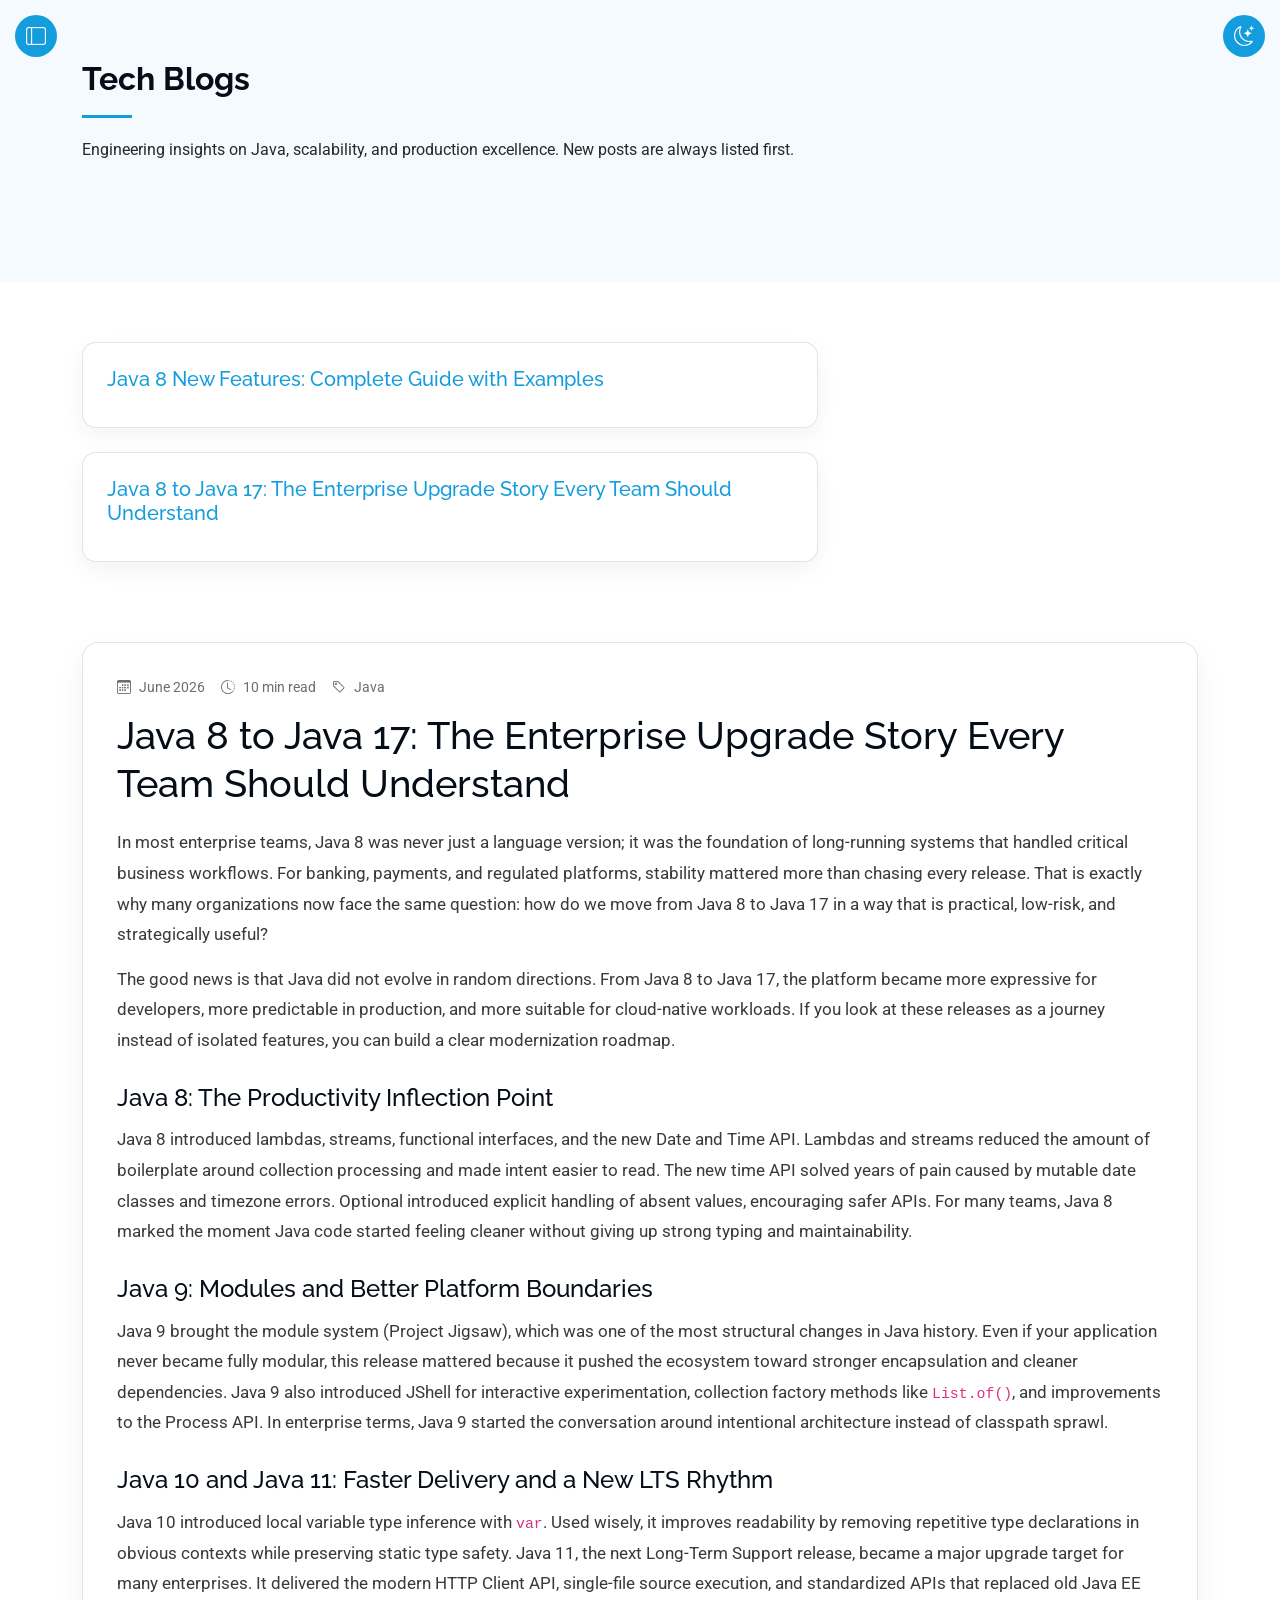
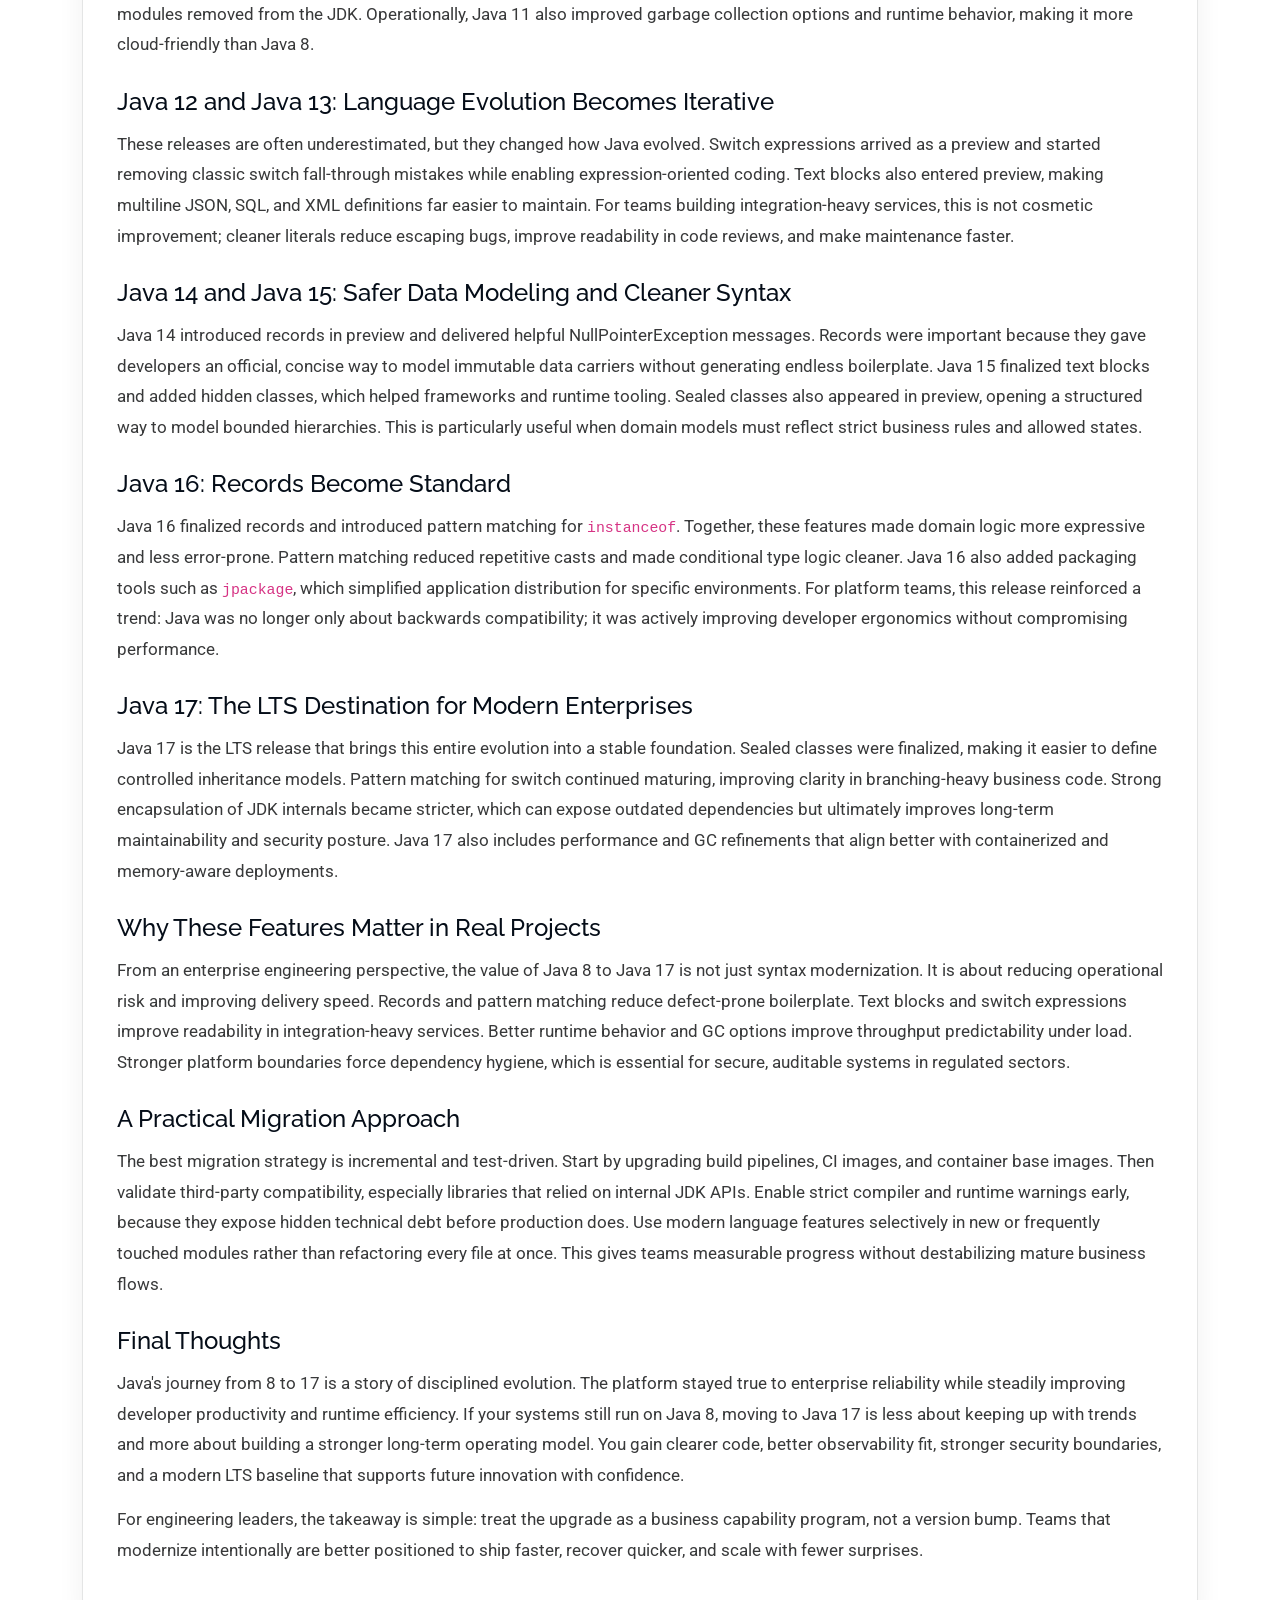
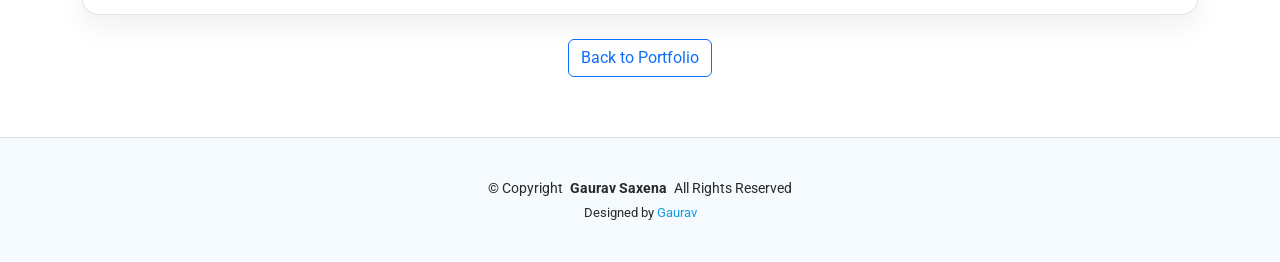
<file: blog.html>
<!DOCTYPE html>
<html lang="en">

<head>
  <meta charset="utf-8">
  <meta content="width=device-width, initial-scale=1.0" name="viewport">
  <title>Tech Blogs | Gaurav Saxena</title>
  <meta content="Technical blogs by Gaurav Saxena on Java, Spring, microservices, and enterprise engineering." name="description">
  <meta content="Java 8, Java 17, Java features, Spring blogs, enterprise Java" name="keywords">

  <link href="assets/img/favicon.png" rel="icon">
  <link href="assets/img/apple-touch-icon.png" rel="apple-touch-icon">

  <link href="https://fonts.googleapis.com" rel="preconnect">
  <link href="https://fonts.gstatic.com" rel="preconnect" crossorigin>
  <link
    href="https://fonts.googleapis.com/css2?family=Roboto:ital,wght@0,100;0,300;0,400;0,500;0,700;0,900;1,100;1,300;1,400;1,500;1,700;1,900&family=Poppins:ital,wght@0,100;0,200;0,300;0,400;0,500;0,600;0,700;0,800;0,900;1,100;1,200;1,300;1,400;1,500;1,600;1,700;1,800;1,900&family=Raleway:ital,wght@0,100;0,200;0,300;0,400;0,500;0,600;0,700;0,800;0,900;1,100;1,200;1,300;1,400;1,500;1,600;1,700;1,800;1,900&display=swap"
    rel="stylesheet">

  <link href="assets/vendor/bootstrap/css/bootstrap.min.css" rel="stylesheet">
  <link href="assets/vendor/bootstrap-icons/bootstrap-icons.css" rel="stylesheet">
  <link href="assets/vendor/aos/aos.css" rel="stylesheet">
  <link href="assets/vendor/glightbox/css/glightbox.min.css" rel="stylesheet">
  <link href="assets/vendor/swiper/swiper-bundle.min.css" rel="stylesheet">
  <link href="assets/css/main.css" rel="stylesheet">
</head>

<body class="index-page blog-page desktop-nav-collapsed">

<header id="header" class="header dark-background d-flex flex-column">
  <i class="header-toggle d-xl-none bi bi-list"></i>

  <div class="profile-img">
    <img src="assets/img/my-profile-img.jpg" alt="Gaurav Saxena profile photo" class="img-fluid rounded-circle">
  </div>

  <a href="index.html" class="logo d-flex align-items-center justify-content-center">
    <h1 class="sitename">Gaurav Saxena</h1>
  </a>

  <div class="social-links text-center">
    <a href="https://github.com/gauravworkss" class="github"><i class="bi bi-github"></i></a>
    <a href="https://www.linkedin.com/in/gauravworks" class="linkedin"><i class="bi bi-linkedin"></i></a>
    <a href="mailto:saxenagau@gmail.com?subject=Let's%20connect" class="envelope"><i class="bi bi-envelope flex-shrink-0"></i></a>
  </div>

  <nav id="navmenu" class="navmenu">
    <ul>
      <li><a href="index.html#hero"><i class="bi bi-house navicon"></i>Home</a></li>
      <li><a href="index.html#about"><i class="bi bi-person navicon"></i> About</a></li>
      <li><a href="index.html#achievements"><i class="bi bi-graph-up-arrow navicon"></i> Achievements</a></li>
      <li><a href="index.html#skills"><i class="bi bi-tools navicon"></i> Skills</a></li>
      <li><a href="index.html#resume"><i class="bi bi-file-earmark-text navicon"></i> Resume</a></li>
      <li><a href="blog.html" class="active"><i class="bi bi-journal-richtext navicon"></i> Tech Blogs</a></li>
      <li><a href="index.html#contact"><i class="bi bi-envelope navicon"></i> Contact</a></li>
    </ul>
  </nav>
</header>

<button type="button" class="desktop-nav-toggle" aria-label="Toggle navigation panel" aria-expanded="false">
  <i class="bi bi-layout-sidebar"></i>
</button>

<button type="button" class="theme-toggle" aria-label="Toggle theme" aria-pressed="false">
  <i class="bi bi-moon-stars"></i>
</button>

<main class="main">
  <section class="section light-background">
    <div class="container section-title" data-aos="fade-up">
      <h2>Tech Blogs</h2>
      <p>Engineering insights on Java, scalability, and production excellence. New posts are always listed first.</p>
    </div>
  </section>

  <section class="section">
    <div class="container" data-aos="fade-up" data-aos-delay="80">
      <div class="row gy-4">
        <div class="col-lg-8">
          <div class="blog-card h-100">
            <div class="blog-card-header">
              <h4><a href="java8-new-features.html">Java 8 New Features: Complete Guide with Examples</a></h4>
            </div>
          </div>
        </div>
        <div class="col-lg-8">
          <div class="blog-card h-100">
            <div class="blog-card-header">
              <h4><a href="#java8-to-java17">Java 8 to Java 17: The Enterprise Upgrade Story Every Team Should Understand</a></h4>
            </div>
          </div>
        </div>
      </div>
    </div>
  </section>

  <section id="java8-to-java17" class="section blog-article-page">
    <div class="container" data-aos="fade-up" data-aos-delay="100">
      <article class="blog-article">
        <div class="blog-meta">
          <span><i class="bi bi-calendar3"></i> June 2026</span>
          <span><i class="bi bi-clock-history"></i> 10 min read</span>
          <span><i class="bi bi-tag"></i> Java</span>
        </div>
        <h1>Java 8 to Java 17: The Enterprise Upgrade Story Every Team Should Understand</h1>

        <p>In most enterprise teams, Java 8 was never just a language version; it was the foundation of long-running systems that handled critical business workflows. For banking, payments, and regulated platforms, stability mattered more than chasing every release. That is exactly why many organizations now face the same question: how do we move from Java 8 to Java 17 in a way that is practical, low-risk, and strategically useful?</p>

        <p>The good news is that Java did not evolve in random directions. From Java 8 to Java 17, the platform became more expressive for developers, more predictable in production, and more suitable for cloud-native workloads. If you look at these releases as a journey instead of isolated features, you can build a clear modernization roadmap.</p>

        <h3>Java 8: The Productivity Inflection Point</h3>
        <p>Java 8 introduced lambdas, streams, functional interfaces, and the new Date and Time API. Lambdas and streams reduced the amount of boilerplate around collection processing and made intent easier to read. The new time API solved years of pain caused by mutable date classes and timezone errors. Optional introduced explicit handling of absent values, encouraging safer APIs. For many teams, Java 8 marked the moment Java code started feeling cleaner without giving up strong typing and maintainability.</p>

        <h3>Java 9: Modules and Better Platform Boundaries</h3>
        <p>Java 9 brought the module system (Project Jigsaw), which was one of the most structural changes in Java history. Even if your application never became fully modular, this release mattered because it pushed the ecosystem toward stronger encapsulation and cleaner dependencies. Java 9 also introduced JShell for interactive experimentation, collection factory methods like <code>List.of()</code>, and improvements to the Process API. In enterprise terms, Java 9 started the conversation around intentional architecture instead of classpath sprawl.</p>

        <h3>Java 10 and Java 11: Faster Delivery and a New LTS Rhythm</h3>
        <p>Java 10 introduced local variable type inference with <code>var</code>. Used wisely, it improves readability by removing repetitive type declarations in obvious contexts while preserving static type safety. Java 11, the next Long-Term Support release, became a major upgrade target for many enterprises. It delivered the modern HTTP Client API, single-file source execution, and standardized APIs that replaced old Java EE modules removed from the JDK. Operationally, Java 11 also improved garbage collection options and runtime behavior, making it more cloud-friendly than Java 8.</p>

        <h3>Java 12 and Java 13: Language Evolution Becomes Iterative</h3>
        <p>These releases are often underestimated, but they changed how Java evolved. Switch expressions arrived as a preview and started removing classic switch fall-through mistakes while enabling expression-oriented coding. Text blocks also entered preview, making multiline JSON, SQL, and XML definitions far easier to maintain. For teams building integration-heavy services, this is not cosmetic improvement; cleaner literals reduce escaping bugs, improve readability in code reviews, and make maintenance faster.</p>

        <h3>Java 14 and Java 15: Safer Data Modeling and Cleaner Syntax</h3>
        <p>Java 14 introduced records in preview and delivered helpful NullPointerException messages. Records were important because they gave developers an official, concise way to model immutable data carriers without generating endless boilerplate. Java 15 finalized text blocks and added hidden classes, which helped frameworks and runtime tooling. Sealed classes also appeared in preview, opening a structured way to model bounded hierarchies. This is particularly useful when domain models must reflect strict business rules and allowed states.</p>

        <h3>Java 16: Records Become Standard</h3>
        <p>Java 16 finalized records and introduced pattern matching for <code>instanceof</code>. Together, these features made domain logic more expressive and less error-prone. Pattern matching reduced repetitive casts and made conditional type logic cleaner. Java 16 also added packaging tools such as <code>jpackage</code>, which simplified application distribution for specific environments. For platform teams, this release reinforced a trend: Java was no longer only about backwards compatibility; it was actively improving developer ergonomics without compromising performance.</p>

        <h3>Java 17: The LTS Destination for Modern Enterprises</h3>
        <p>Java 17 is the LTS release that brings this entire evolution into a stable foundation. Sealed classes were finalized, making it easier to define controlled inheritance models. Pattern matching for switch continued maturing, improving clarity in branching-heavy business code. Strong encapsulation of JDK internals became stricter, which can expose outdated dependencies but ultimately improves long-term maintainability and security posture. Java 17 also includes performance and GC refinements that align better with containerized and memory-aware deployments.</p>

        <h3>Why These Features Matter in Real Projects</h3>
        <p>From an enterprise engineering perspective, the value of Java 8 to Java 17 is not just syntax modernization. It is about reducing operational risk and improving delivery speed. Records and pattern matching reduce defect-prone boilerplate. Text blocks and switch expressions improve readability in integration-heavy services. Better runtime behavior and GC options improve throughput predictability under load. Stronger platform boundaries force dependency hygiene, which is essential for secure, auditable systems in regulated sectors.</p>

        <h3>A Practical Migration Approach</h3>
        <p>The best migration strategy is incremental and test-driven. Start by upgrading build pipelines, CI images, and container base images. Then validate third-party compatibility, especially libraries that relied on internal JDK APIs. Enable strict compiler and runtime warnings early, because they expose hidden technical debt before production does. Use modern language features selectively in new or frequently touched modules rather than refactoring every file at once. This gives teams measurable progress without destabilizing mature business flows.</p>

        <h3>Final Thoughts</h3>
        <p>Java's journey from 8 to 17 is a story of disciplined evolution. The platform stayed true to enterprise reliability while steadily improving developer productivity and runtime efficiency. If your systems still run on Java 8, moving to Java 17 is less about keeping up with trends and more about building a stronger long-term operating model. You gain clearer code, better observability fit, stronger security boundaries, and a modern LTS baseline that supports future innovation with confidence.</p>

        <p>For engineering leaders, the takeaway is simple: treat the upgrade as a business capability program, not a version bump. Teams that modernize intentionally are better positioned to ship faster, recover quicker, and scale with fewer surprises.</p>
      </article>

      <div class="text-center mt-4">
        <a href="index.html#blog" class="btn btn-outline-primary">Back to Portfolio</a>
      </div>
    </div>
  </section>
</main>

<footer id="footer" class="footer position-relative light-background">
  <div class="container">
    <div class="copyright text-center">
      <p>© <span>Copyright</span> <strong class="px-1 sitename">Gaurav Saxena</strong> <span>All Rights Reserved</span></p>
    </div>
    <div class="credits">
      Designed by <a href="https://gauravworks.in/">Gaurav</a>
    </div>
  </div>
</footer>

<a href="#" id="scroll-top" class="scroll-top d-flex align-items-center justify-content-center"><i class="bi bi-arrow-up-short"></i></a>
<div id="preloader"></div>

<script src="assets/vendor/bootstrap/js/bootstrap.bundle.min.js"></script>
<script src="assets/vendor/php-email-form/validate.js"></script>
<script src="assets/vendor/aos/aos.js"></script>
<script src="assets/vendor/typed.js/typed.umd.js"></script>
<script src="assets/vendor/purecounter/purecounter_vanilla.js"></script>
<script src="assets/vendor/waypoints/noframework.waypoints.js"></script>
<script src="assets/vendor/glightbox/js/glightbox.min.js"></script>
<script src="assets/vendor/imagesloaded/imagesloaded.pkgd.min.js"></script>
<script src="assets/vendor/isotope-layout/isotope.pkgd.min.js"></script>
<script src="assets/vendor/swiper/swiper-bundle.min.js"></script>
<script src="assets/js/main.js"></script>
</body>

</html>
</file>
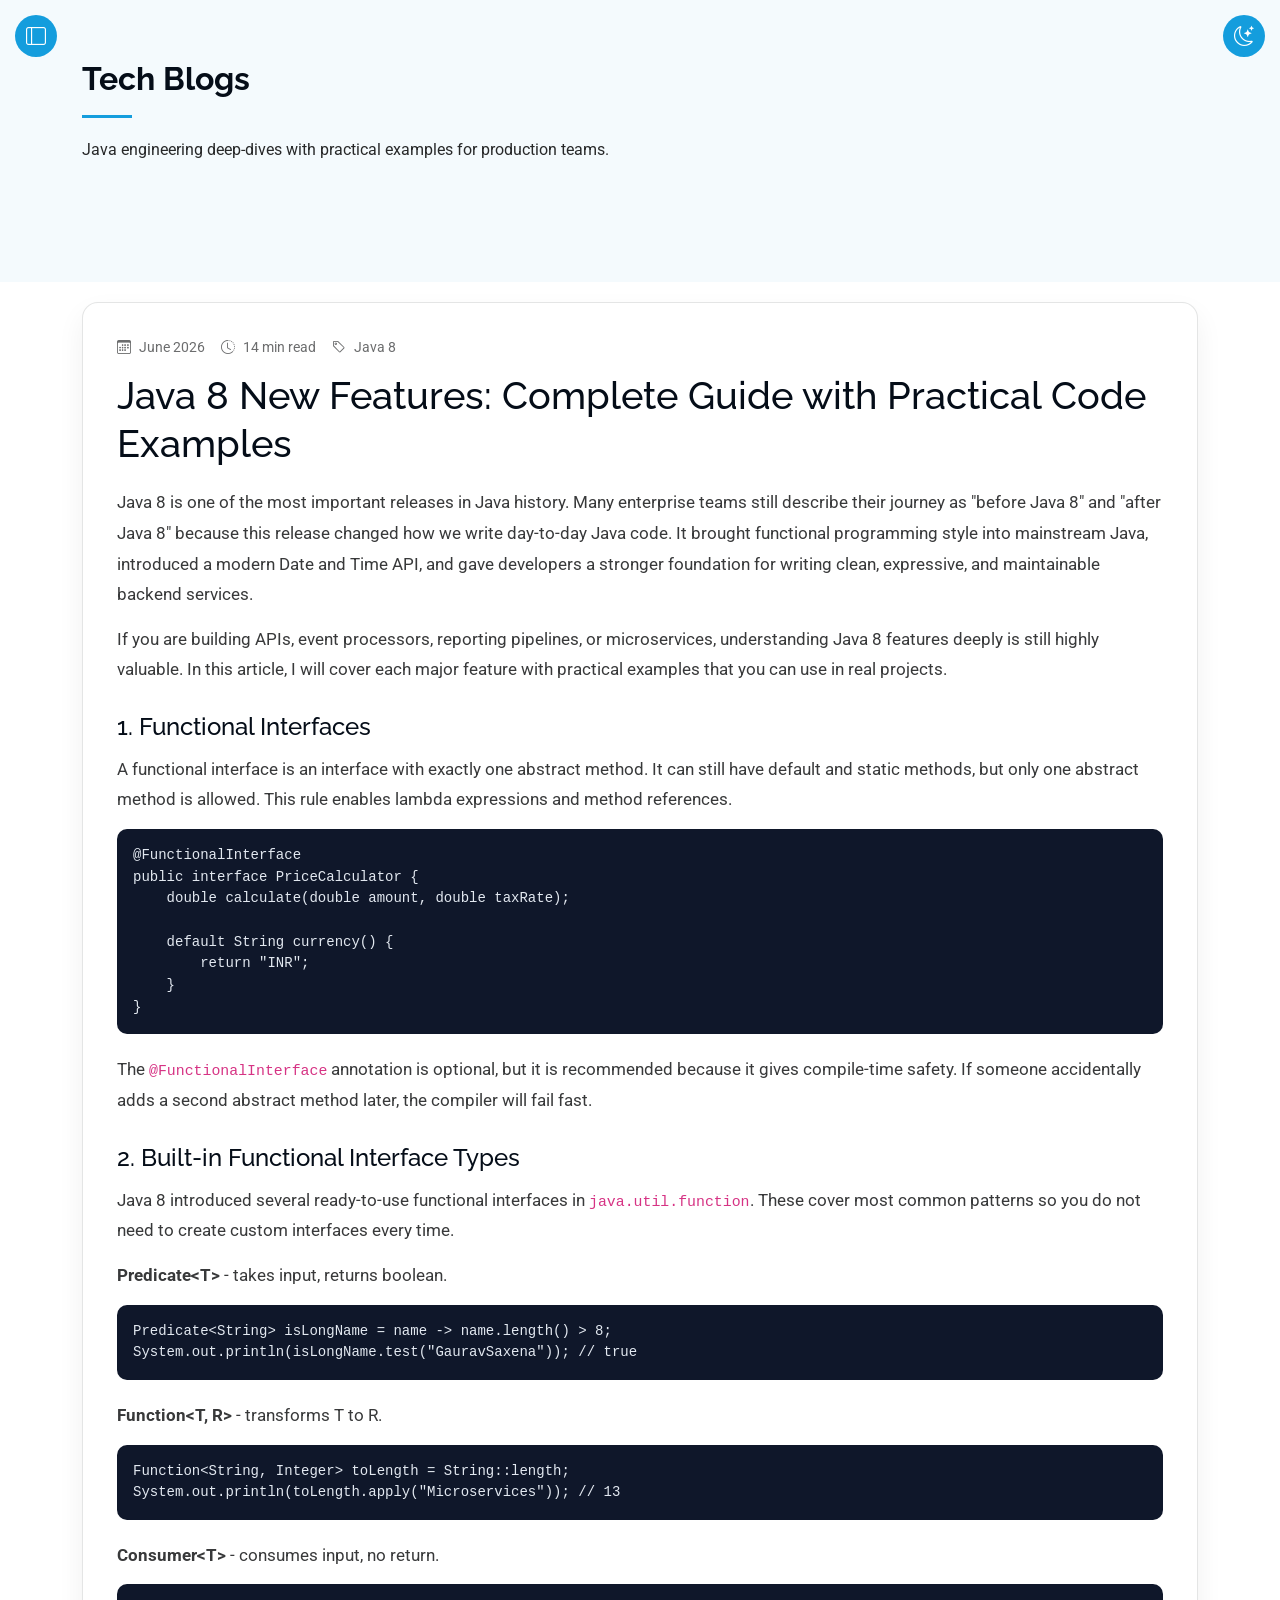
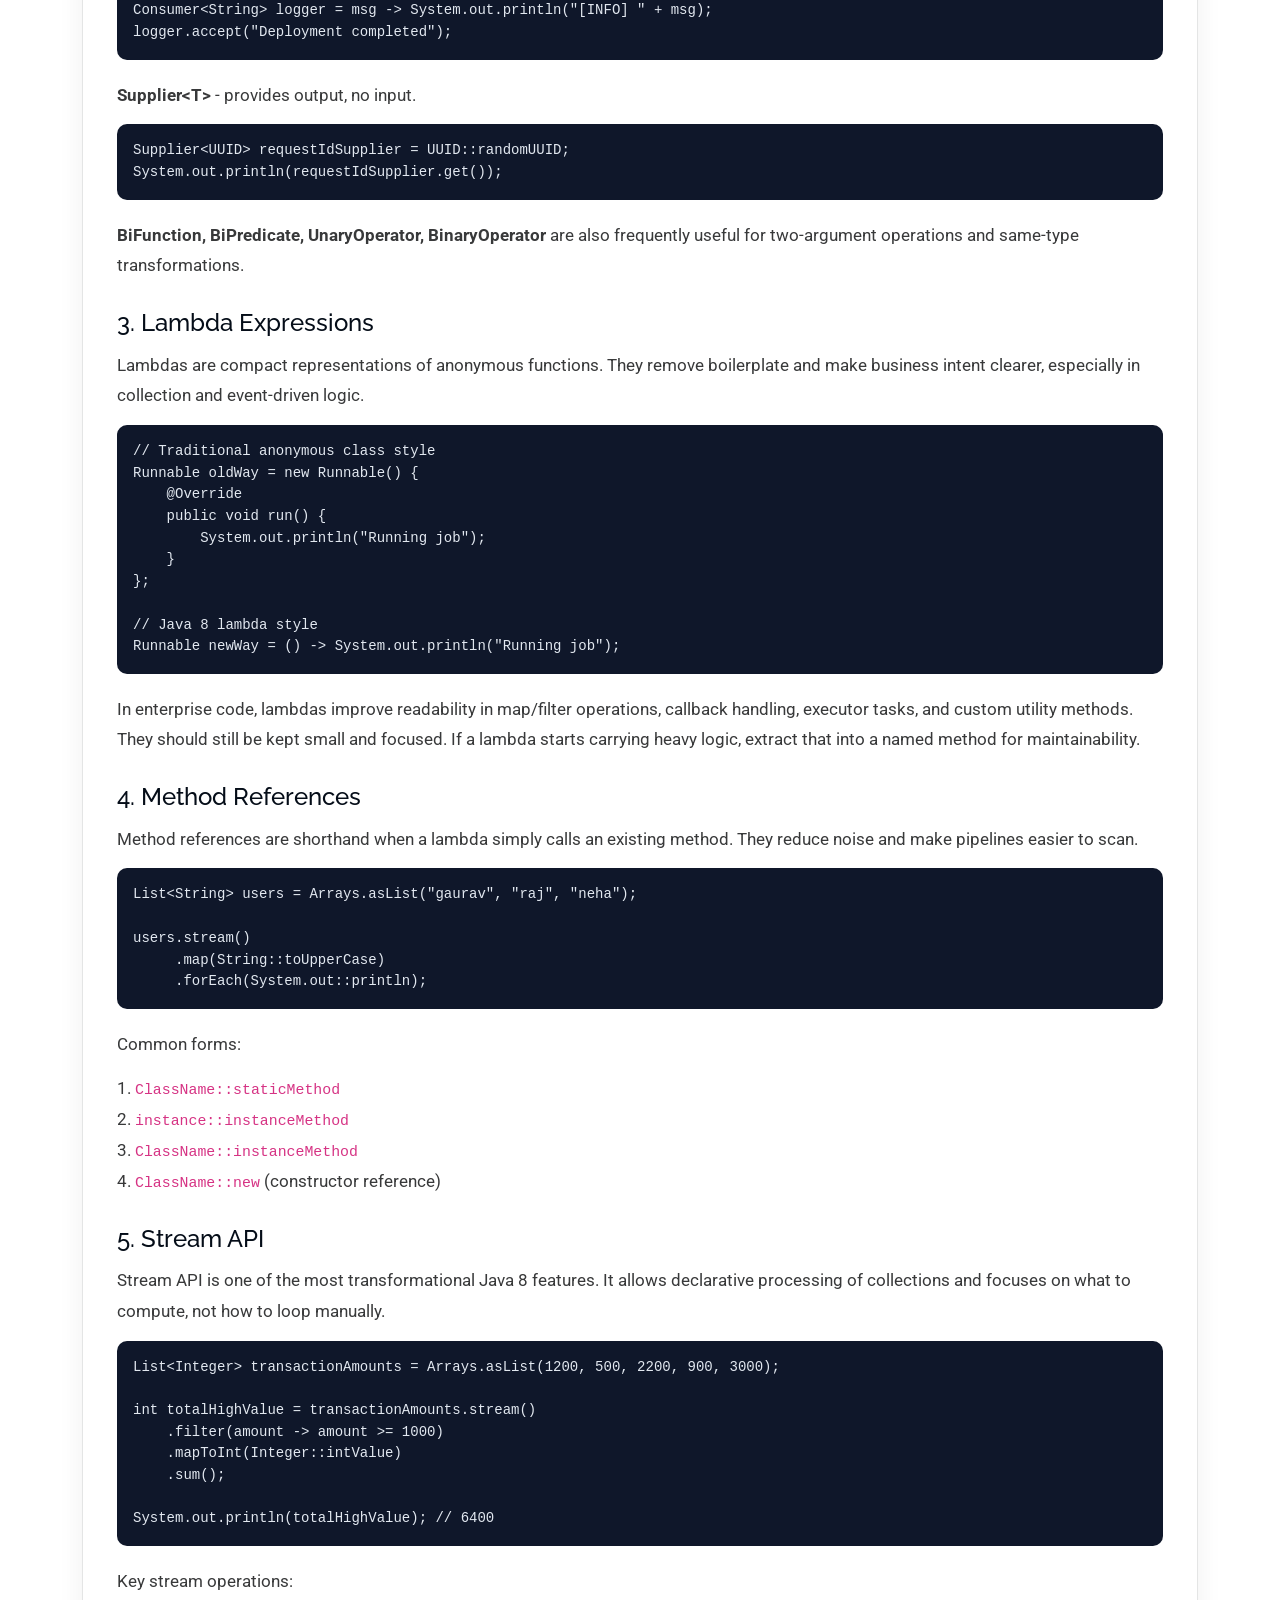
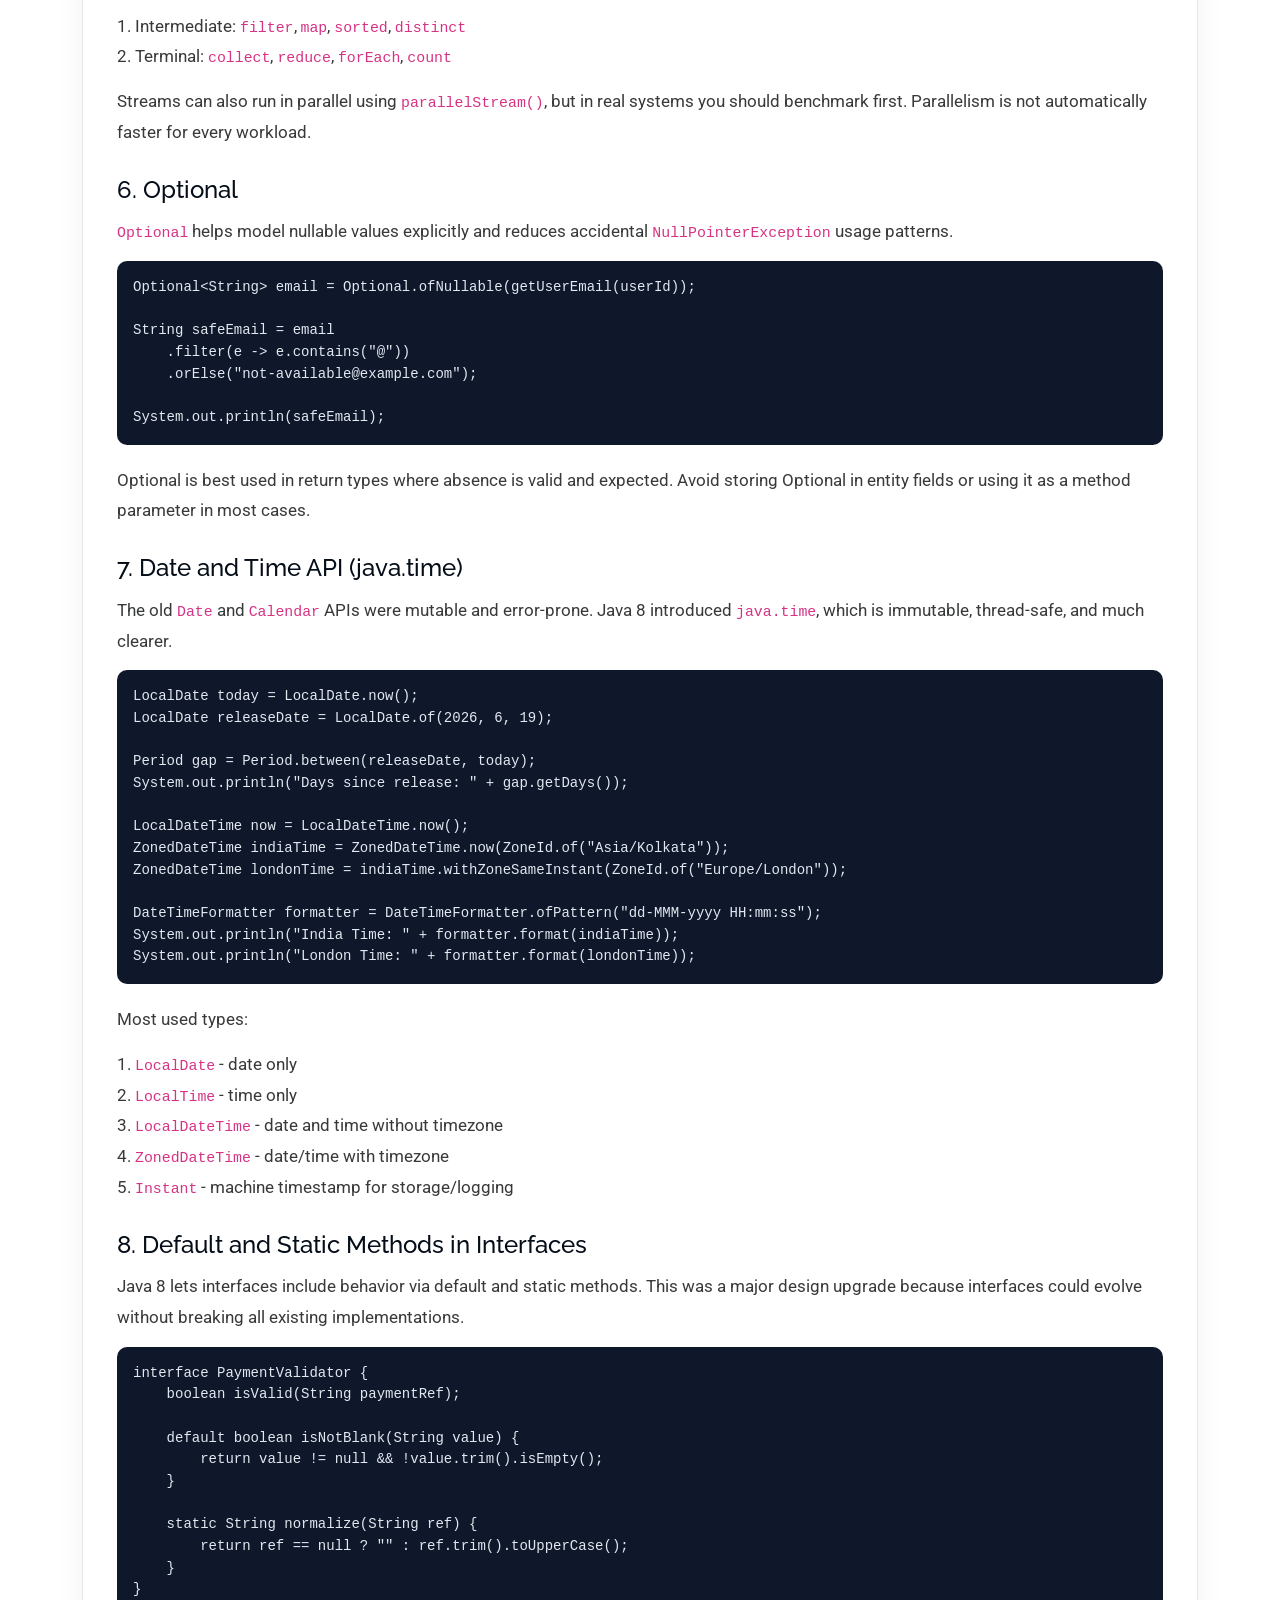
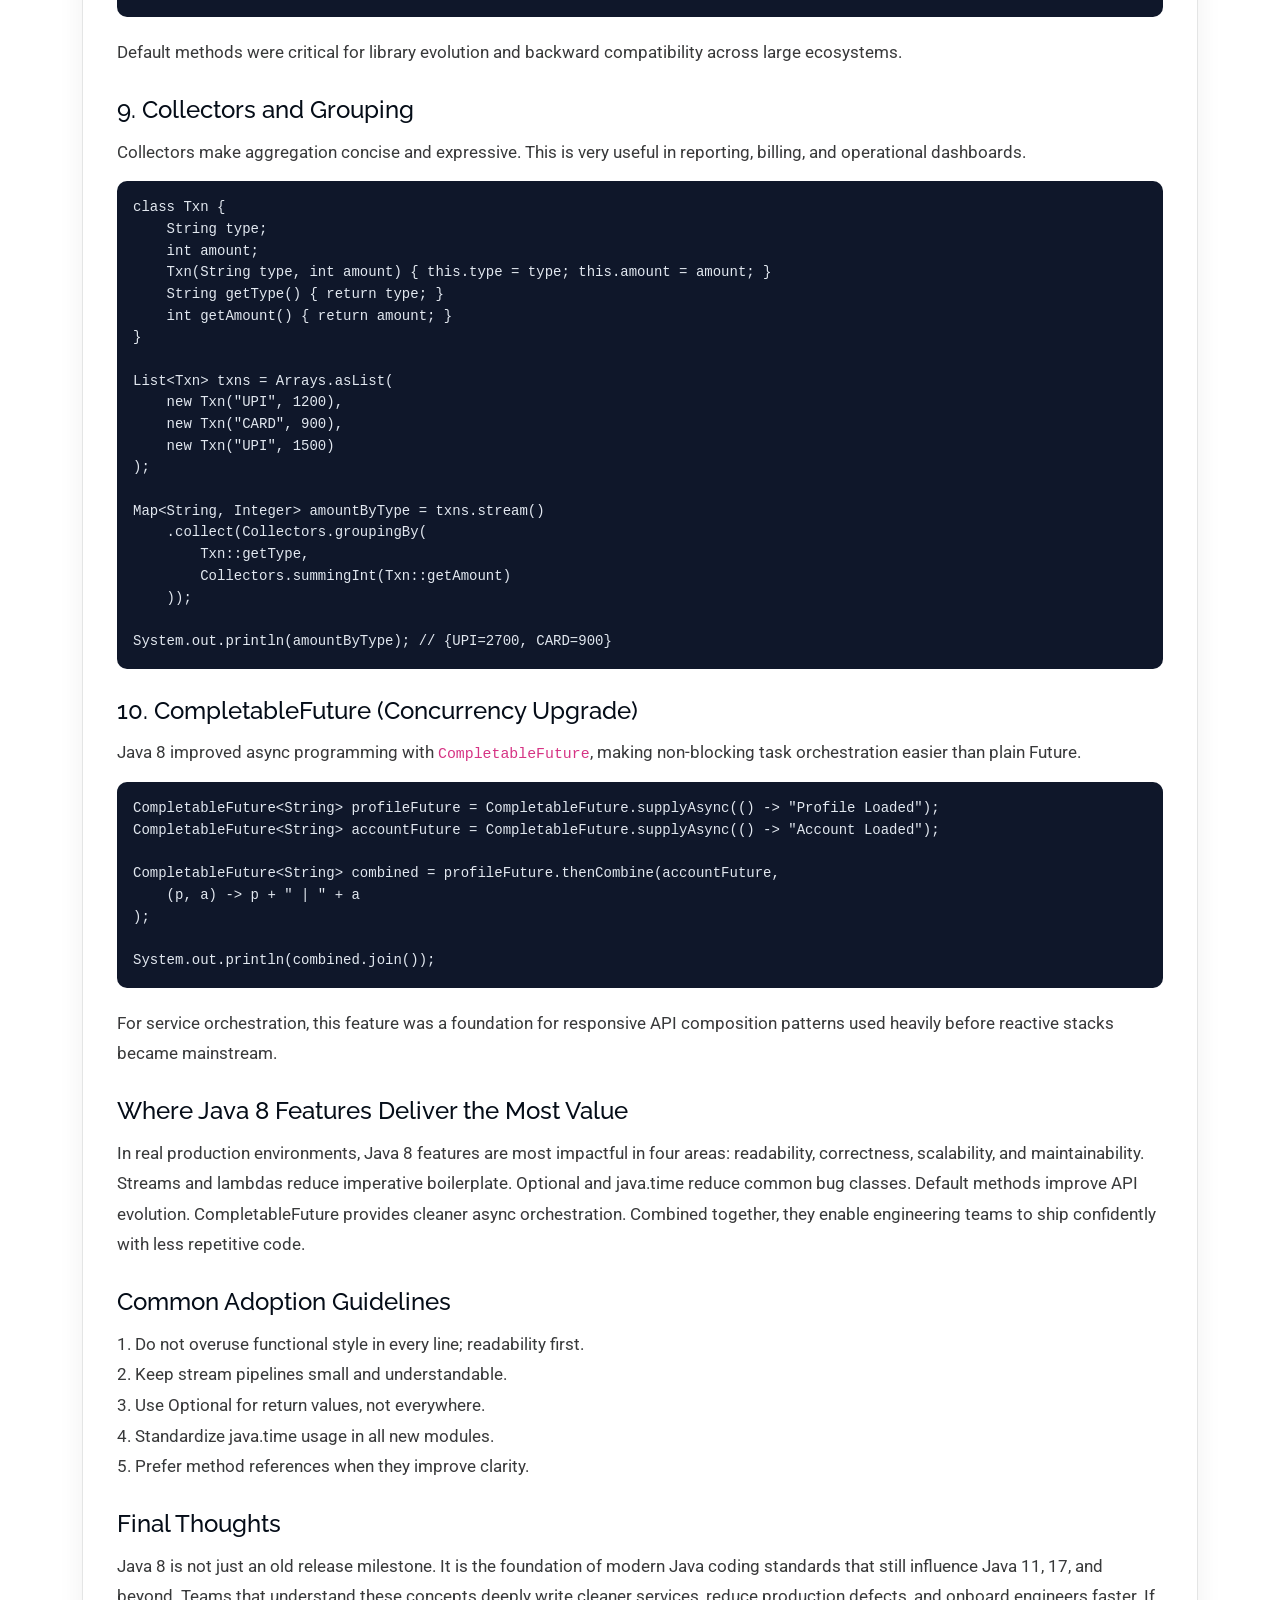
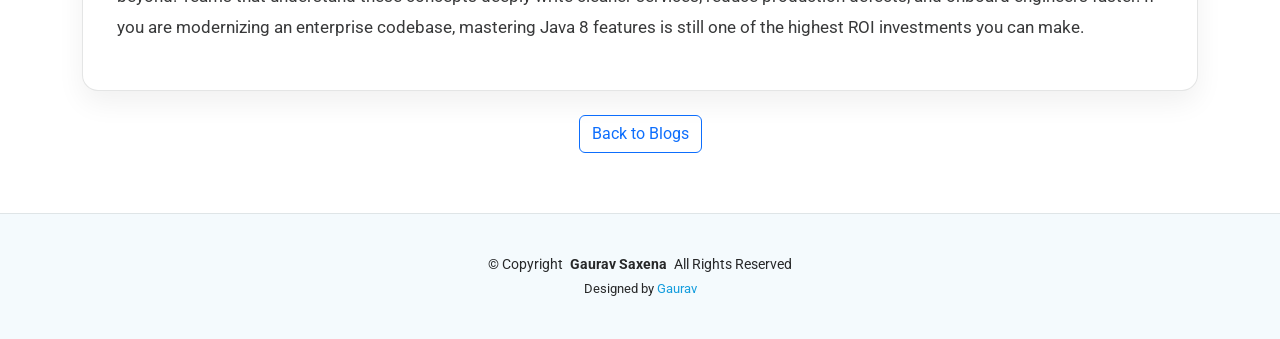
<file: java8-new-features.html>
<!DOCTYPE html>
<html lang="en">

<head>
  <meta charset="utf-8">
  <meta content="width=device-width, initial-scale=1.0" name="viewport">
  <title>Java 8 New Features | Gaurav Saxena</title>
  <meta content="Detailed Java 8 features guide with examples covering functional interfaces, lambda expressions, Stream API, Date and Time API, Optional, and more." name="description">
  <meta content="Java 8 features, Functional Interface, Lambda, Stream API, Optional, Date Time API" name="keywords">

  <link href="assets/img/favicon.png" rel="icon">
  <link href="assets/img/apple-touch-icon.png" rel="apple-touch-icon">

  <link href="https://fonts.googleapis.com" rel="preconnect">
  <link href="https://fonts.gstatic.com" rel="preconnect" crossorigin>
  <link
    href="https://fonts.googleapis.com/css2?family=Roboto:ital,wght@0,100;0,300;0,400;0,500;0,700;0,900;1,100;1,300;1,400;1,500;1,700;1,900&family=Poppins:ital,wght@0,100;0,200;0,300;0,400;0,500;0,600;0,700;0,800;0,900;1,100;1,200;1,300;1,400;1,500;1,600;1,700;1,800;1,900&family=Raleway:ital,wght@0,100;0,200;0,300;0,400;0,500;0,600;0,700;0,800;0,900;1,100;1,200;1,300;1,400;1,500;1,600;1,700;1,800;1,900&display=swap"
    rel="stylesheet">

  <link href="assets/vendor/bootstrap/css/bootstrap.min.css" rel="stylesheet">
  <link href="assets/vendor/bootstrap-icons/bootstrap-icons.css" rel="stylesheet">
  <link href="assets/vendor/aos/aos.css" rel="stylesheet">
  <link href="assets/vendor/glightbox/css/glightbox.min.css" rel="stylesheet">
  <link href="assets/vendor/swiper/swiper-bundle.min.css" rel="stylesheet">
  <link href="assets/css/main.css" rel="stylesheet">
</head>

<body class="index-page blog-page desktop-nav-collapsed">

<header id="header" class="header dark-background d-flex flex-column">
  <i class="header-toggle d-xl-none bi bi-list"></i>

  <div class="profile-img">
    <img src="assets/img/my-profile-img.jpg" alt="Gaurav Saxena profile photo" class="img-fluid rounded-circle">
  </div>

  <a href="index.html" class="logo d-flex align-items-center justify-content-center">
    <h1 class="sitename">Gaurav Saxena</h1>
  </a>

  <div class="social-links text-center">
    <a href="https://github.com/gauravworkss" class="github"><i class="bi bi-github"></i></a>
    <a href="https://www.linkedin.com/in/gauravworks" class="linkedin"><i class="bi bi-linkedin"></i></a>
    <a href="mailto:saxenagau@gmail.com?subject=Let's%20connect" class="envelope"><i class="bi bi-envelope flex-shrink-0"></i></a>
  </div>

  <nav id="navmenu" class="navmenu">
    <ul>
      <li><a href="index.html#hero"><i class="bi bi-house navicon"></i>Home</a></li>
      <li><a href="index.html#about"><i class="bi bi-person navicon"></i> About</a></li>
      <li><a href="index.html#achievements"><i class="bi bi-graph-up-arrow navicon"></i> Achievements</a></li>
      <li><a href="index.html#skills"><i class="bi bi-tools navicon"></i> Skills</a></li>
      <li><a href="index.html#resume"><i class="bi bi-file-earmark-text navicon"></i> Resume</a></li>
      <li><a href="blog.html" class="active"><i class="bi bi-journal-richtext navicon"></i> Tech Blogs</a></li>
      <li><a href="index.html#contact"><i class="bi bi-envelope navicon"></i> Contact</a></li>
    </ul>
  </nav>
</header>

<button type="button" class="desktop-nav-toggle" aria-label="Toggle navigation panel" aria-expanded="false">
  <i class="bi bi-layout-sidebar"></i>
</button>

<button type="button" class="theme-toggle" aria-label="Toggle theme" aria-pressed="false">
  <i class="bi bi-moon-stars"></i>
</button>

<main class="main">
  <section class="section light-background">
    <div class="container section-title" data-aos="fade-up">
      <h2>Tech Blogs</h2>
      <p>Java engineering deep-dives with practical examples for production teams.</p>
    </div>
  </section>

  <section class="section blog-article-page">
    <div class="container" data-aos="fade-up" data-aos-delay="100">
      <article class="blog-article">
        <div class="blog-meta">
          <span><i class="bi bi-calendar3"></i> June 2026</span>
          <span><i class="bi bi-clock-history"></i> 14 min read</span>
          <span><i class="bi bi-tag"></i> Java 8</span>
        </div>

        <h1>Java 8 New Features: Complete Guide with Practical Code Examples</h1>

        <p>Java 8 is one of the most important releases in Java history. Many enterprise teams still describe their journey as "before Java 8" and "after Java 8" because this release changed how we write day-to-day Java code. It brought functional programming style into mainstream Java, introduced a modern Date and Time API, and gave developers a stronger foundation for writing clean, expressive, and maintainable backend services.</p>

        <p>If you are building APIs, event processors, reporting pipelines, or microservices, understanding Java 8 features deeply is still highly valuable. In this article, I will cover each major feature with practical examples that you can use in real projects.</p>

        <h3>1. Functional Interfaces</h3>
        <p>A functional interface is an interface with exactly one abstract method. It can still have default and static methods, but only one abstract method is allowed. This rule enables lambda expressions and method references.</p>

        <pre><code>@FunctionalInterface
public interface PriceCalculator {
    double calculate(double amount, double taxRate);

    default String currency() {
        return "INR";
    }
}</code></pre>

        <p>The <code>@FunctionalInterface</code> annotation is optional, but it is recommended because it gives compile-time safety. If someone accidentally adds a second abstract method later, the compiler will fail fast.</p>

        <h3>2. Built-in Functional Interface Types</h3>
        <p>Java 8 introduced several ready-to-use functional interfaces in <code>java.util.function</code>. These cover most common patterns so you do not need to create custom interfaces every time.</p>

        <p><strong>Predicate&lt;T&gt;</strong> - takes input, returns boolean.</p>
        <pre><code>Predicate&lt;String&gt; isLongName = name -&gt; name.length() &gt; 8;
System.out.println(isLongName.test("GauravSaxena")); // true</code></pre>

        <p><strong>Function&lt;T, R&gt;</strong> - transforms T to R.</p>
        <pre><code>Function&lt;String, Integer&gt; toLength = String::length;
System.out.println(toLength.apply("Microservices")); // 13</code></pre>

        <p><strong>Consumer&lt;T&gt;</strong> - consumes input, no return.</p>
        <pre><code>Consumer&lt;String&gt; logger = msg -&gt; System.out.println("[INFO] " + msg);
logger.accept("Deployment completed");</code></pre>

        <p><strong>Supplier&lt;T&gt;</strong> - provides output, no input.</p>
        <pre><code>Supplier&lt;UUID&gt; requestIdSupplier = UUID::randomUUID;
System.out.println(requestIdSupplier.get());</code></pre>

        <p><strong>BiFunction, BiPredicate, UnaryOperator, BinaryOperator</strong> are also frequently useful for two-argument operations and same-type transformations.</p>

        <h3>3. Lambda Expressions</h3>
        <p>Lambdas are compact representations of anonymous functions. They remove boilerplate and make business intent clearer, especially in collection and event-driven logic.</p>

        <pre><code>// Traditional anonymous class style
Runnable oldWay = new Runnable() {
    @Override
    public void run() {
        System.out.println("Running job");
    }
};

// Java 8 lambda style
Runnable newWay = () -&gt; System.out.println("Running job");</code></pre>

        <p>In enterprise code, lambdas improve readability in map/filter operations, callback handling, executor tasks, and custom utility methods. They should still be kept small and focused. If a lambda starts carrying heavy logic, extract that into a named method for maintainability.</p>

        <h3>4. Method References</h3>
        <p>Method references are shorthand when a lambda simply calls an existing method. They reduce noise and make pipelines easier to scan.</p>

        <pre><code>List&lt;String&gt; users = Arrays.asList("gaurav", "raj", "neha");

users.stream()
     .map(String::toUpperCase)
     .forEach(System.out::println);</code></pre>

        <p>Common forms:</p>
        <p>1. <code>ClassName::staticMethod</code><br>
        2. <code>instance::instanceMethod</code><br>
        3. <code>ClassName::instanceMethod</code><br>
        4. <code>ClassName::new</code> (constructor reference)</p>

        <h3>5. Stream API</h3>
        <p>Stream API is one of the most transformational Java 8 features. It allows declarative processing of collections and focuses on what to compute, not how to loop manually.</p>

        <pre><code>List&lt;Integer&gt; transactionAmounts = Arrays.asList(1200, 500, 2200, 900, 3000);

int totalHighValue = transactionAmounts.stream()
    .filter(amount -&gt; amount &gt;= 1000)
    .mapToInt(Integer::intValue)
    .sum();

System.out.println(totalHighValue); // 6400</code></pre>

        <p>Key stream operations:</p>
        <p>1. Intermediate: <code>filter</code>, <code>map</code>, <code>sorted</code>, <code>distinct</code><br>
        2. Terminal: <code>collect</code>, <code>reduce</code>, <code>forEach</code>, <code>count</code></p>

        <p>Streams can also run in parallel using <code>parallelStream()</code>, but in real systems you should benchmark first. Parallelism is not automatically faster for every workload.</p>

        <h3>6. Optional</h3>
        <p><code>Optional</code> helps model nullable values explicitly and reduces accidental <code>NullPointerException</code> usage patterns.</p>

        <pre><code>Optional&lt;String&gt; email = Optional.ofNullable(getUserEmail(userId));

String safeEmail = email
    .filter(e -&gt; e.contains("@"))
    .orElse("not-available@example.com");

System.out.println(safeEmail);</code></pre>

        <p>Optional is best used in return types where absence is valid and expected. Avoid storing Optional in entity fields or using it as a method parameter in most cases.</p>

        <h3>7. Date and Time API (java.time)</h3>
        <p>The old <code>Date</code> and <code>Calendar</code> APIs were mutable and error-prone. Java 8 introduced <code>java.time</code>, which is immutable, thread-safe, and much clearer.</p>

        <pre><code>LocalDate today = LocalDate.now();
LocalDate releaseDate = LocalDate.of(2026, 6, 19);

Period gap = Period.between(releaseDate, today);
System.out.println("Days since release: " + gap.getDays());

LocalDateTime now = LocalDateTime.now();
ZonedDateTime indiaTime = ZonedDateTime.now(ZoneId.of("Asia/Kolkata"));
ZonedDateTime londonTime = indiaTime.withZoneSameInstant(ZoneId.of("Europe/London"));

DateTimeFormatter formatter = DateTimeFormatter.ofPattern("dd-MMM-yyyy HH:mm:ss");
System.out.println("India Time: " + formatter.format(indiaTime));
System.out.println("London Time: " + formatter.format(londonTime));</code></pre>

        <p>Most used types:</p>
        <p>1. <code>LocalDate</code> - date only<br>
        2. <code>LocalTime</code> - time only<br>
        3. <code>LocalDateTime</code> - date and time without timezone<br>
        4. <code>ZonedDateTime</code> - date/time with timezone<br>
        5. <code>Instant</code> - machine timestamp for storage/logging</p>

        <h3>8. Default and Static Methods in Interfaces</h3>
        <p>Java 8 lets interfaces include behavior via default and static methods. This was a major design upgrade because interfaces could evolve without breaking all existing implementations.</p>

        <pre><code>interface PaymentValidator {
    boolean isValid(String paymentRef);

    default boolean isNotBlank(String value) {
        return value != null &amp;&amp; !value.trim().isEmpty();
    }

    static String normalize(String ref) {
        return ref == null ? "" : ref.trim().toUpperCase();
    }
}</code></pre>

        <p>Default methods were critical for library evolution and backward compatibility across large ecosystems.</p>

        <h3>9. Collectors and Grouping</h3>
        <p>Collectors make aggregation concise and expressive. This is very useful in reporting, billing, and operational dashboards.</p>

        <pre><code>class Txn {
    String type;
    int amount;
    Txn(String type, int amount) { this.type = type; this.amount = amount; }
    String getType() { return type; }
    int getAmount() { return amount; }
}

List&lt;Txn&gt; txns = Arrays.asList(
    new Txn("UPI", 1200),
    new Txn("CARD", 900),
    new Txn("UPI", 1500)
);

Map&lt;String, Integer&gt; amountByType = txns.stream()
    .collect(Collectors.groupingBy(
        Txn::getType,
        Collectors.summingInt(Txn::getAmount)
    ));

System.out.println(amountByType); // {UPI=2700, CARD=900}</code></pre>

        <h3>10. CompletableFuture (Concurrency Upgrade)</h3>
        <p>Java 8 improved async programming with <code>CompletableFuture</code>, making non-blocking task orchestration easier than plain Future.</p>

        <pre><code>CompletableFuture&lt;String&gt; profileFuture = CompletableFuture.supplyAsync(() -&gt; "Profile Loaded");
CompletableFuture&lt;String&gt; accountFuture = CompletableFuture.supplyAsync(() -&gt; "Account Loaded");

CompletableFuture&lt;String&gt; combined = profileFuture.thenCombine(accountFuture,
    (p, a) -&gt; p + " | " + a
);

System.out.println(combined.join());</code></pre>

        <p>For service orchestration, this feature was a foundation for responsive API composition patterns used heavily before reactive stacks became mainstream.</p>

        <h3>Where Java 8 Features Deliver the Most Value</h3>
        <p>In real production environments, Java 8 features are most impactful in four areas: readability, correctness, scalability, and maintainability. Streams and lambdas reduce imperative boilerplate. Optional and java.time reduce common bug classes. Default methods improve API evolution. CompletableFuture provides cleaner async orchestration. Combined together, they enable engineering teams to ship confidently with less repetitive code.</p>

        <h3>Common Adoption Guidelines</h3>
        <p>1. Do not overuse functional style in every line; readability first.<br>
        2. Keep stream pipelines small and understandable.<br>
        3. Use Optional for return values, not everywhere.<br>
        4. Standardize java.time usage in all new modules.<br>
        5. Prefer method references when they improve clarity.</p>

        <h3>Final Thoughts</h3>
        <p>Java 8 is not just an old release milestone. It is the foundation of modern Java coding standards that still influence Java 11, 17, and beyond. Teams that understand these concepts deeply write cleaner services, reduce production defects, and onboard engineers faster. If you are modernizing an enterprise codebase, mastering Java 8 features is still one of the highest ROI investments you can make.</p>
      </article>

      <div class="text-center mt-4">
        <a href="blog.html" class="btn btn-outline-primary">Back to Blogs</a>
      </div>
    </div>
  </section>
</main>

<footer id="footer" class="footer position-relative light-background">
  <div class="container">
    <div class="copyright text-center">
      <p>© <span>Copyright</span> <strong class="px-1 sitename">Gaurav Saxena</strong> <span>All Rights Reserved</span></p>
    </div>
    <div class="credits">
      Designed by <a href="https://gauravworks.in/">Gaurav</a>
    </div>
  </div>
</footer>

<a href="#" id="scroll-top" class="scroll-top d-flex align-items-center justify-content-center"><i class="bi bi-arrow-up-short"></i></a>
<div id="preloader"></div>

<script src="assets/vendor/bootstrap/js/bootstrap.bundle.min.js"></script>
<script src="assets/vendor/php-email-form/validate.js"></script>
<script src="assets/vendor/aos/aos.js"></script>
<script src="assets/vendor/typed.js/typed.umd.js"></script>
<script src="assets/vendor/purecounter/purecounter_vanilla.js"></script>
<script src="assets/vendor/waypoints/noframework.waypoints.js"></script>
<script src="assets/vendor/glightbox/js/glightbox.min.js"></script>
<script src="assets/vendor/imagesloaded/imagesloaded.pkgd.min.js"></script>
<script src="assets/vendor/isotope-layout/isotope.pkgd.min.js"></script>
<script src="assets/vendor/swiper/swiper-bundle.min.js"></script>
<script src="assets/js/main.js"></script>
</body>

</html>
</file>
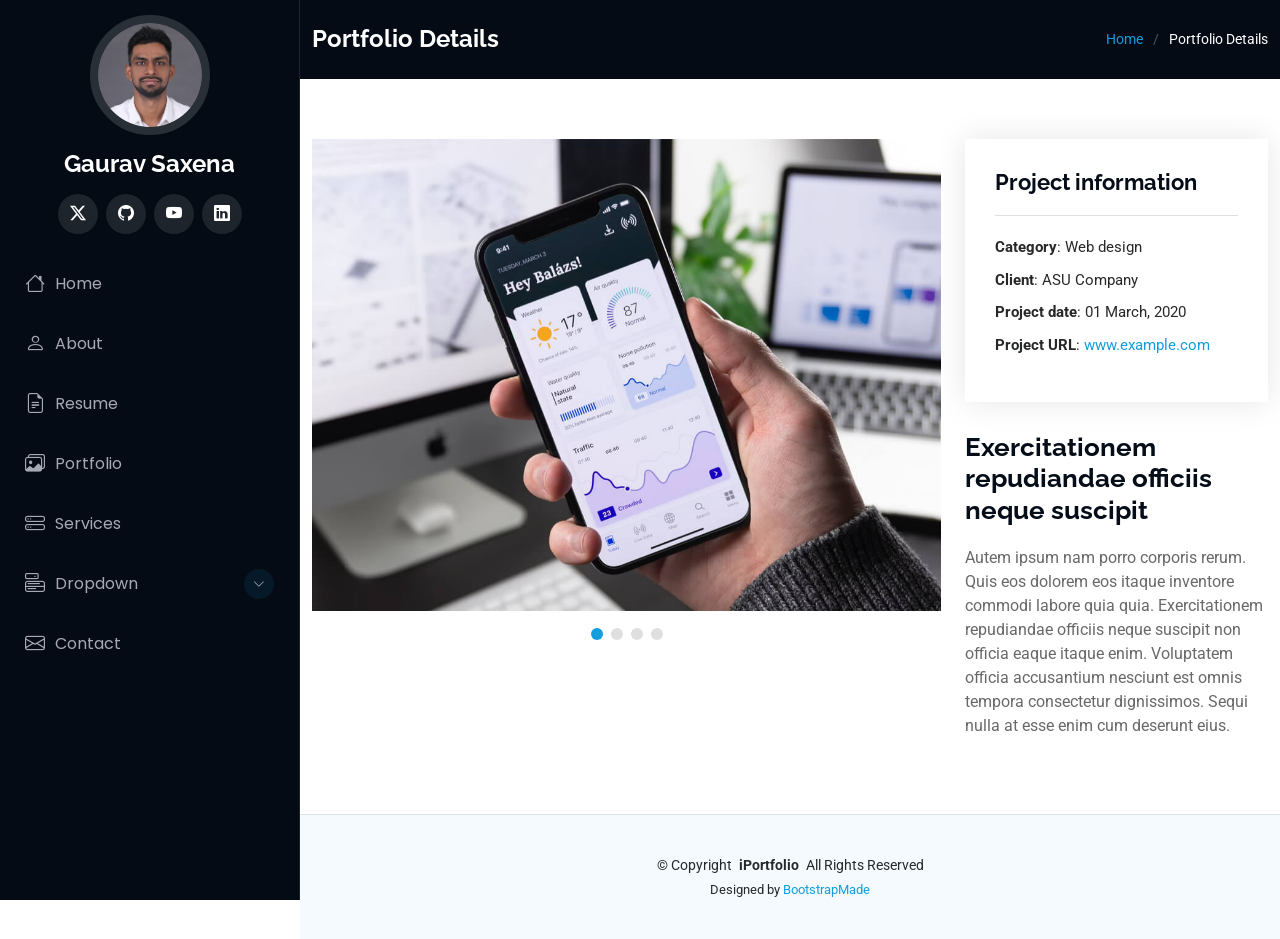
<file: portfolio-details.html>
<!DOCTYPE html>
<html lang="en">

<head>
  <meta charset="utf-8">
  <meta content="width=device-width, initial-scale=1.0" name="viewport">
  <title>Portfolio Details - iPortfolio Bootstrap Template</title>
  <meta content="" name="description">
  <meta content="" name="keywords">

  <!-- Favicons -->
  <link href="assets/img/favicon.png" rel="icon">
  <link href="assets/img/apple-touch-icon.png" rel="apple-touch-icon">

  <!-- Fonts -->
  <link href="https://fonts.googleapis.com" rel="preconnect">
  <link href="https://fonts.gstatic.com" rel="preconnect" crossorigin>
  <link
      href="https://fonts.googleapis.com/css2?family=Roboto:ital,wght@0,100;0,300;0,400;0,500;0,700;0,900;1,100;1,300;1,400;1,500;1,700;1,900&family=Poppins:ital,wght@0,100;0,200;0,300;0,400;0,500;0,600;0,700;0,800;0,900;1,100;1,200;1,300;1,400;1,500;1,600;1,700;1,800;1,900&family=Raleway:ital,wght@0,100;0,200;0,300;0,400;0,500;0,600;0,700;0,800;0,900;1,100;1,200;1,300;1,400;1,500;1,600;1,700;1,800;1,900&display=swap"
      rel="stylesheet">

  <!-- Vendor CSS Files -->
  <link href="assets/vendor/bootstrap/css/bootstrap.min.css" rel="stylesheet">
  <link href="assets/vendor/bootstrap-icons/bootstrap-icons.css" rel="stylesheet">
  <link href="assets/vendor/aos/aos.css" rel="stylesheet">
  <link href="assets/vendor/glightbox/css/glightbox.min.css" rel="stylesheet">
  <link href="assets/vendor/swiper/swiper-bundle.min.css" rel="stylesheet">

  <!-- Main CSS File -->
  <link href="assets/css/main.css" rel="stylesheet">

</head>

<body class="portfolio-details-page">

<header id="header" class="header dark-background d-flex flex-column">
  <i class="header-toggle d-xl-none bi bi-list"></i>

  <div class="profile-img">
    <img src="assets/img/my-profile-img.jpg" alt="" class="img-fluid rounded-circle">
  </div>

  <a href="index.html" class="logo d-flex align-items-center justify-content-center">
    <!-- Uncomment the line below if you also wish to use an image logo -->
    <!-- <img src="assets/img/logo.png" alt=""> -->
    <h1 class="sitename">Gaurav Saxena</h1>
  </a>

  <div class="social-links text-center">
    <a href="#" class="twitter"><i class="bi bi-twitter-x"></i></a>
    <a href="https://github.com/gauravworkss" class="github"><i class="bi bi-github"></i></a>
    <a href="https://www.youtube.com/@gauravworks" class="youtube"><i class="bi bi-youtube"></i></a>
    <a href="https://www.linkedin.com/in/sgaurav22/" class="linkedin"><i class="bi bi-linkedin"></i></a>
  </div>

  <nav id="navmenu" class="navmenu">
    <ul>
      <li><a href="#hero"><i class="bi bi-house navicon"></i>Home</a></li>
      <li><a href="#about"><i class="bi bi-person navicon"></i> About</a></li>
      <li><a href="#resume"><i class="bi bi-file-earmark-text navicon"></i> Resume</a></li>
      <li><a href="#portfolio"><i class="bi bi-images navicon"></i> Portfolio</a></li>
      <li><a href="#services"><i class="bi bi-hdd-stack navicon"></i> Services</a></li>
      <li class="dropdown"><a href="#"><i class="bi bi-menu-button navicon"></i> <span>Dropdown</span> <i
          class="bi bi-chevron-down toggle-dropdown"></i></a>
        <ul>
          <li><a href="#">Dropdown 1</a></li>
          <li class="dropdown"><a href="#"><span>Deep Dropdown</span> <i class="bi bi-chevron-down toggle-dropdown"></i></a>
            <ul>
              <li><a href="#">Deep Dropdown 1</a></li>
              <li><a href="#">Deep Dropdown 2</a></li>
              <li><a href="#">Deep Dropdown 3</a></li>
              <li><a href="#">Deep Dropdown 4</a></li>
              <li><a href="#">Deep Dropdown 5</a></li>
            </ul>
          </li>
          <li><a href="#">Dropdown 2</a></li>
          <li><a href="#">Dropdown 3</a></li>
          <li><a href="#">Dropdown 4</a></li>
        </ul>
      </li>
      <li><a href="#contact"><i class="bi bi-envelope navicon"></i> Contact</a></li>
    </ul>
  </nav>

</header>

<main class="main">

  <!-- Page Title -->
  <div class="page-title dark-background">
    <div class="container d-lg-flex justify-content-between align-items-center">
      <h1 class="mb-2 mb-lg-0">Portfolio Details</h1>
      <nav class="breadcrumbs">
        <ol>
          <li><a href="index.html">Home</a></li>
          <li class="current">Portfolio Details</li>
        </ol>
      </nav>
    </div>
  </div><!-- End Page Title -->

  <!-- Portfolio Details Section -->
  <section id="portfolio-details" class="portfolio-details section">

    <div class="container" data-aos="fade-up" data-aos-delay="100">

      <div class="row gy-4">

        <div class="col-lg-8">
          <div class="portfolio-details-slider swiper init-swiper">

            <script type="application/json" class="swiper-config">
              {
                "loop": true,
                "speed": 600,
                "autoplay": {
                  "delay": 5000
                },
                "slidesPerView": "auto",
                "pagination": {
                  "el": ".swiper-pagination",
                  "type": "bullets",
                  "clickable": true
                }
              }
            </script>

            <div class="swiper-wrapper align-items-center">

              <div class="swiper-slide">
                <img src="assets/img/portfolio/app-1.jpg" alt="">
              </div>

              <div class="swiper-slide">
                <img src="assets/img/portfolio/product-1.jpg" alt="">
              </div>

              <div class="swiper-slide">
                <img src="assets/img/portfolio/branding-1.jpg" alt="">
              </div>

              <div class="swiper-slide">
                <img src="assets/img/portfolio/books-1.jpg" alt="">
              </div>

            </div>
            <div class="swiper-pagination"></div>
          </div>
        </div>

        <div class="col-lg-4">
          <div class="portfolio-info" data-aos="fade-up" data-aos-delay="200">
            <h3>Project information</h3>
            <ul>
              <li><strong>Category</strong>: Web design</li>
              <li><strong>Client</strong>: ASU Company</li>
              <li><strong>Project date</strong>: 01 March, 2020</li>
              <li><strong>Project URL</strong>: <a href="#">www.example.com</a></li>
            </ul>
          </div>
          <div class="portfolio-description" data-aos="fade-up" data-aos-delay="300">
            <h2>Exercitationem repudiandae officiis neque suscipit</h2>
            <p>
              Autem ipsum nam porro corporis rerum. Quis eos dolorem eos itaque inventore commodi labore quia quia.
              Exercitationem repudiandae officiis neque suscipit non officia eaque itaque enim. Voluptatem officia
              accusantium nesciunt est omnis tempora consectetur dignissimos. Sequi nulla at esse enim cum deserunt
              eius.
            </p>
          </div>
        </div>

      </div>

    </div>

  </section><!-- /Portfolio Details Section -->

</main>

<footer id="footer" class="footer position-relative light-background">

  <div class="container">
    <div class="copyright text-center ">
      <p>© <span>Copyright</span> <strong class="px-1 sitename">iPortfolio</strong> <span>All Rights Reserved</span></p>
    </div>
    <div class="credits">
      <!-- All the links in the footer should remain intact. -->
      <!-- You can delete the links only if you've purchased the pro version. -->
      <!-- Licensing information: https://bootstrapmade.com/license/ -->
      <!-- Purchase the pro version with working PHP/AJAX contact form: [buy-url] -->
      Designed by <a href="https://bootstrapmade.com/">BootstrapMade</a>
    </div>
  </div>

</footer>

<!-- Scroll Top -->
<a href="#" id="scroll-top" class="scroll-top d-flex align-items-center justify-content-center"><i
    class="bi bi-arrow-up-short"></i></a>

<!-- Preloader -->
<div id="preloader"></div>

<!-- Vendor JS Files -->
<script src="assets/vendor/bootstrap/js/bootstrap.bundle.min.js"></script>
<script src="assets/vendor/php-email-form/validate.js"></script>
<script src="assets/vendor/aos/aos.js"></script>
<script src="assets/vendor/typed.js/typed.umd.js"></script>
<script src="assets/vendor/purecounter/purecounter_vanilla.js"></script>
<script src="assets/vendor/waypoints/noframework.waypoints.js"></script>
<script src="assets/vendor/glightbox/js/glightbox.min.js"></script>
<script src="assets/vendor/imagesloaded/imagesloaded.pkgd.min.js"></script>
<script src="assets/vendor/isotope-layout/isotope.pkgd.min.js"></script>
<script src="assets/vendor/swiper/swiper-bundle.min.js"></script>

<!-- Main JS File -->
<script src="assets/js/main.js"></script>

</body>

</html>
</file>
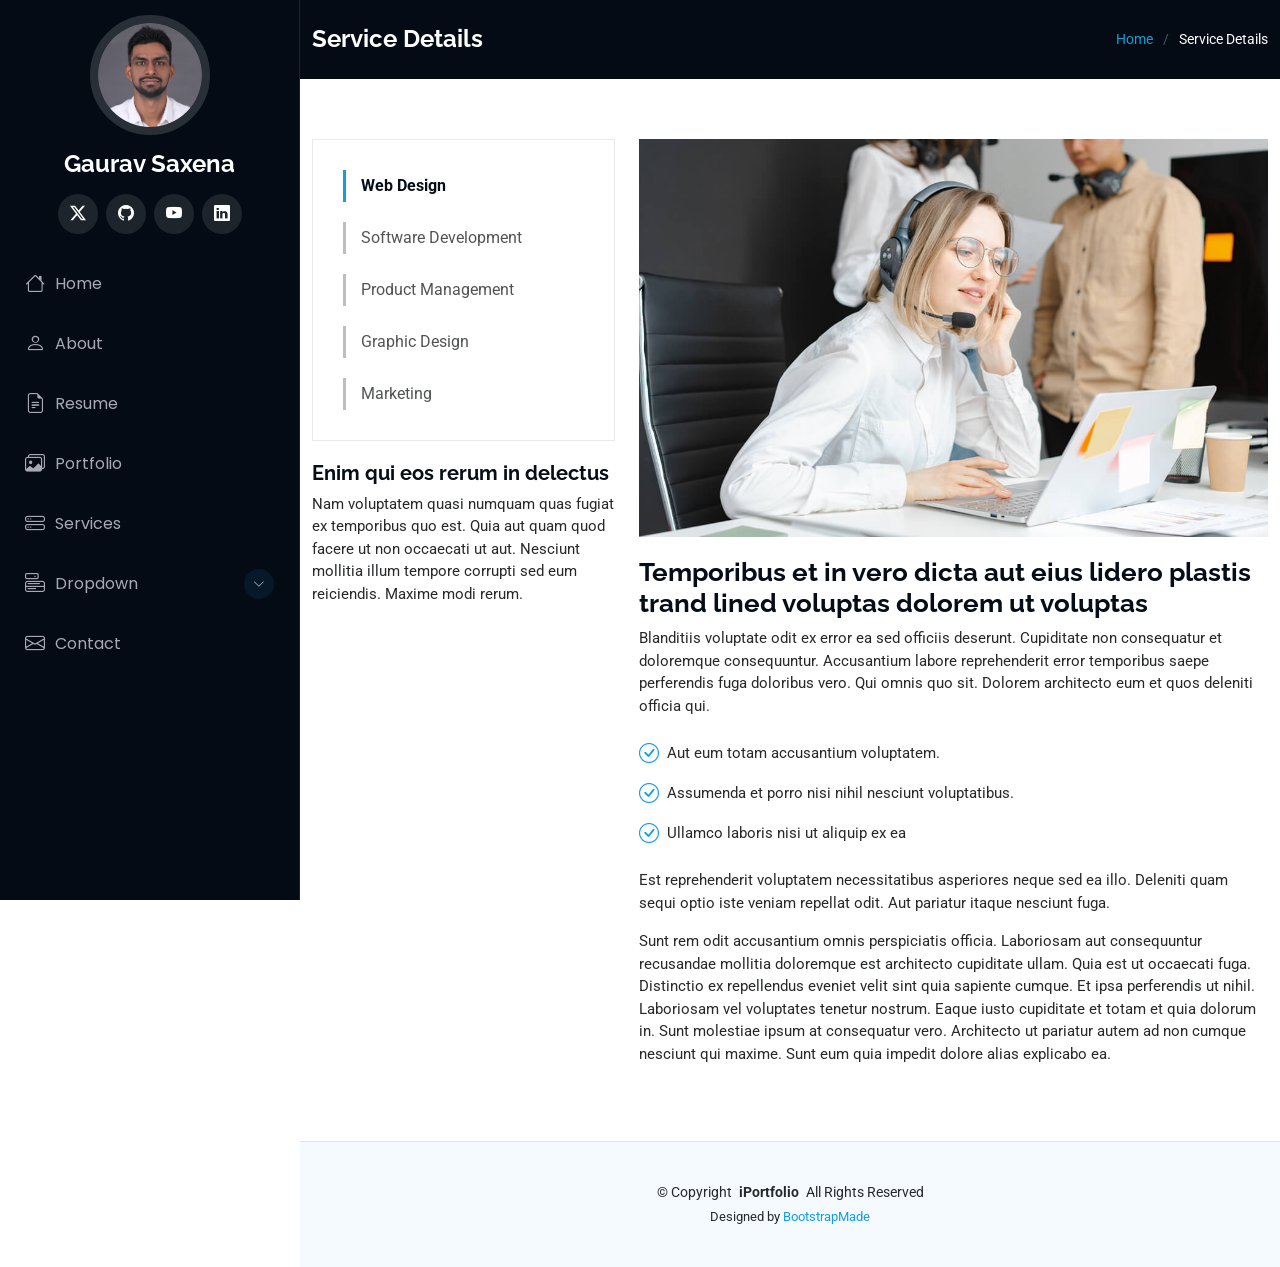
<file: service-details.html>
<!DOCTYPE html>
<html lang="en">

<head>
  <meta charset="utf-8">
  <meta content="width=device-width, initial-scale=1.0" name="viewport">
  <title>Service Details - iPortfolio Bootstrap Template</title>
  <meta content="" name="description">
  <meta content="" name="keywords">

  <!-- Favicons -->
  <link href="assets/img/favicon.png" rel="icon">
  <link href="assets/img/apple-touch-icon.png" rel="apple-touch-icon">

  <!-- Fonts -->
  <link href="https://fonts.googleapis.com" rel="preconnect">
  <link href="https://fonts.gstatic.com" rel="preconnect" crossorigin>
  <link
      href="https://fonts.googleapis.com/css2?family=Roboto:ital,wght@0,100;0,300;0,400;0,500;0,700;0,900;1,100;1,300;1,400;1,500;1,700;1,900&family=Poppins:ital,wght@0,100;0,200;0,300;0,400;0,500;0,600;0,700;0,800;0,900;1,100;1,200;1,300;1,400;1,500;1,600;1,700;1,800;1,900&family=Raleway:ital,wght@0,100;0,200;0,300;0,400;0,500;0,600;0,700;0,800;0,900;1,100;1,200;1,300;1,400;1,500;1,600;1,700;1,800;1,900&display=swap"
      rel="stylesheet">

  <!-- Vendor CSS Files -->
  <link href="assets/vendor/bootstrap/css/bootstrap.min.css" rel="stylesheet">
  <link href="assets/vendor/bootstrap-icons/bootstrap-icons.css" rel="stylesheet">
  <link href="assets/vendor/aos/aos.css" rel="stylesheet">
  <link href="assets/vendor/glightbox/css/glightbox.min.css" rel="stylesheet">
  <link href="assets/vendor/swiper/swiper-bundle.min.css" rel="stylesheet">

  <!-- Main CSS File -->
  <link href="assets/css/main.css" rel="stylesheet">

  <!-- =======================================================
  * Template Name: iPortfolio
  * Template URL: https://bootstrapmade.com/iportfolio-bootstrap-portfolio-websites-template/
  * Updated: Jun 29 2024 with Bootstrap v5.3.3
  * Author: BootstrapMade.com
  * License: https://bootstrapmade.com/license/
  ======================================================== -->
</head>

<body class="service-details-page">

<header id="header" class="header dark-background d-flex flex-column">
  <i class="header-toggle d-xl-none bi bi-list"></i>

  <div class="profile-img">
    <img src="assets/img/my-profile-img.jpg" alt="" class="img-fluid rounded-circle">
  </div>

  <a href="index.html" class="logo d-flex align-items-center justify-content-center">
    <!-- Uncomment the line below if you also wish to use an image logo -->
    <!-- <img src="assets/img/logo.png" alt=""> -->
    <h1 class="sitename">Gaurav Saxena</h1>
  </a>

  <div class="social-links text-center">
    <a href="#" class="twitter"><i class="bi bi-twitter-x"></i></a>
    <a href="https://github.com/gauravworkss" class="github"><i class="bi bi-github"></i></a>
    <a href="https://www.youtube.com/@gauravworks" class="youtube"><i class="bi bi-youtube"></i></a>
    <a href="https://www.linkedin.com/in/sgaurav22/" class="linkedin"><i class="bi bi-linkedin"></i></a>
  </div>

  <nav id="navmenu" class="navmenu">
    <ul>
      <li><a href="#hero"><i class="bi bi-house navicon"></i>Home</a></li>
      <li><a href="#about"><i class="bi bi-person navicon"></i> About</a></li>
      <li><a href="#resume"><i class="bi bi-file-earmark-text navicon"></i> Resume</a></li>
      <li><a href="#portfolio"><i class="bi bi-images navicon"></i> Portfolio</a></li>
      <li><a href="#services"><i class="bi bi-hdd-stack navicon"></i> Services</a></li>
      <li class="dropdown"><a href="#"><i class="bi bi-menu-button navicon"></i> <span>Dropdown</span> <i
          class="bi bi-chevron-down toggle-dropdown"></i></a>
        <ul>
          <li><a href="#">Dropdown 1</a></li>
          <li class="dropdown"><a href="#"><span>Deep Dropdown</span> <i class="bi bi-chevron-down toggle-dropdown"></i></a>
            <ul>
              <li><a href="#">Deep Dropdown 1</a></li>
              <li><a href="#">Deep Dropdown 2</a></li>
              <li><a href="#">Deep Dropdown 3</a></li>
              <li><a href="#">Deep Dropdown 4</a></li>
              <li><a href="#">Deep Dropdown 5</a></li>
            </ul>
          </li>
          <li><a href="#">Dropdown 2</a></li>
          <li><a href="#">Dropdown 3</a></li>
          <li><a href="#">Dropdown 4</a></li>
        </ul>
      </li>
      <li><a href="#contact"><i class="bi bi-envelope navicon"></i> Contact</a></li>
    </ul>
  </nav>

</header>

<main class="main">

  <!-- Page Title -->
  <div class="page-title dark-background">
    <div class="container d-lg-flex justify-content-between align-items-center">
      <h1 class="mb-2 mb-lg-0">Service Details</h1>
      <nav class="breadcrumbs">
        <ol>
          <li><a href="index.html">Home</a></li>
          <li class="current">Service Details</li>
        </ol>
      </nav>
    </div>
  </div><!-- End Page Title -->

  <!-- Service Details Section -->
  <section id="service-details" class="service-details section">

    <div class="container">

      <div class="row gy-4">

        <div class="col-lg-4" data-aos="fade-up" data-aos-delay="100">
          <div class="services-list">
            <a href="#" class="active">Web Design</a>
            <a href="#">Software Development</a>
            <a href="#">Product Management</a>
            <a href="#">Graphic Design</a>
            <a href="#">Marketing</a>
          </div>

          <h4>Enim qui eos rerum in delectus</h4>
          <p>Nam voluptatem quasi numquam quas fugiat ex temporibus quo est. Quia aut quam quod facere ut non occaecati
            ut aut. Nesciunt mollitia illum tempore corrupti sed eum reiciendis. Maxime modi rerum.</p>
        </div>

        <div class="col-lg-8" data-aos="fade-up" data-aos-delay="200">
          <img src="assets/img/services.jpg" alt="" class="img-fluid services-img">
          <h3>Temporibus et in vero dicta aut eius lidero plastis trand lined voluptas dolorem ut voluptas</h3>
          <p>
            Blanditiis voluptate odit ex error ea sed officiis deserunt. Cupiditate non consequatur et doloremque
            consequuntur. Accusantium labore reprehenderit error temporibus saepe perferendis fuga doloribus vero. Qui
            omnis quo sit. Dolorem architecto eum et quos deleniti officia qui.
          </p>
          <ul>
            <li><i class="bi bi-check-circle"></i> <span>Aut eum totam accusantium voluptatem.</span></li>
            <li><i class="bi bi-check-circle"></i> <span>Assumenda et porro nisi nihil nesciunt voluptatibus.</span>
            </li>
            <li><i class="bi bi-check-circle"></i> <span>Ullamco laboris nisi ut aliquip ex ea</span></li>
          </ul>
          <p>
            Est reprehenderit voluptatem necessitatibus asperiores neque sed ea illo. Deleniti quam sequi optio iste
            veniam repellat odit. Aut pariatur itaque nesciunt fuga.
          </p>
          <p>
            Sunt rem odit accusantium omnis perspiciatis officia. Laboriosam aut consequuntur recusandae mollitia
            doloremque est architecto cupiditate ullam. Quia est ut occaecati fuga. Distinctio ex repellendus eveniet
            velit sint quia sapiente cumque. Et ipsa perferendis ut nihil. Laboriosam vel voluptates tenetur nostrum.
            Eaque iusto cupiditate et totam et quia dolorum in. Sunt molestiae ipsum at consequatur vero. Architecto ut
            pariatur autem ad non cumque nesciunt qui maxime. Sunt eum quia impedit dolore alias explicabo ea.
          </p>
        </div>

      </div>

    </div>

  </section><!-- /Service Details Section -->

</main>

<footer id="footer" class="footer position-relative light-background">

  <div class="container">
    <div class="copyright text-center ">
      <p>© <span>Copyright</span> <strong class="px-1 sitename">iPortfolio</strong> <span>All Rights Reserved</span></p>
    </div>
    <div class="credits">
      <!-- All the links in the footer should remain intact. -->
      <!-- You can delete the links only if you've purchased the pro version. -->
      <!-- Licensing information: https://bootstrapmade.com/license/ -->
      <!-- Purchase the pro version with working PHP/AJAX contact form: [buy-url] -->
      Designed by <a href="https://bootstrapmade.com/">BootstrapMade</a>
    </div>
  </div>

</footer>

<!-- Scroll Top -->
<a href="#" id="scroll-top" class="scroll-top d-flex align-items-center justify-content-center"><i
    class="bi bi-arrow-up-short"></i></a>

<!-- Preloader -->
<div id="preloader"></div>

<!-- Vendor JS Files -->
<script src="assets/vendor/bootstrap/js/bootstrap.bundle.min.js"></script>
<script src="assets/vendor/php-email-form/validate.js"></script>
<script src="assets/vendor/aos/aos.js"></script>
<script src="assets/vendor/typed.js/typed.umd.js"></script>
<script src="assets/vendor/purecounter/purecounter_vanilla.js"></script>
<script src="assets/vendor/waypoints/noframework.waypoints.js"></script>
<script src="assets/vendor/glightbox/js/glightbox.min.js"></script>
<script src="assets/vendor/imagesloaded/imagesloaded.pkgd.min.js"></script>
<script src="assets/vendor/isotope-layout/isotope.pkgd.min.js"></script>
<script src="assets/vendor/swiper/swiper-bundle.min.js"></script>

<!-- Main JS File -->
<script src="assets/js/main.js"></script>

</body>

</html>
</file>
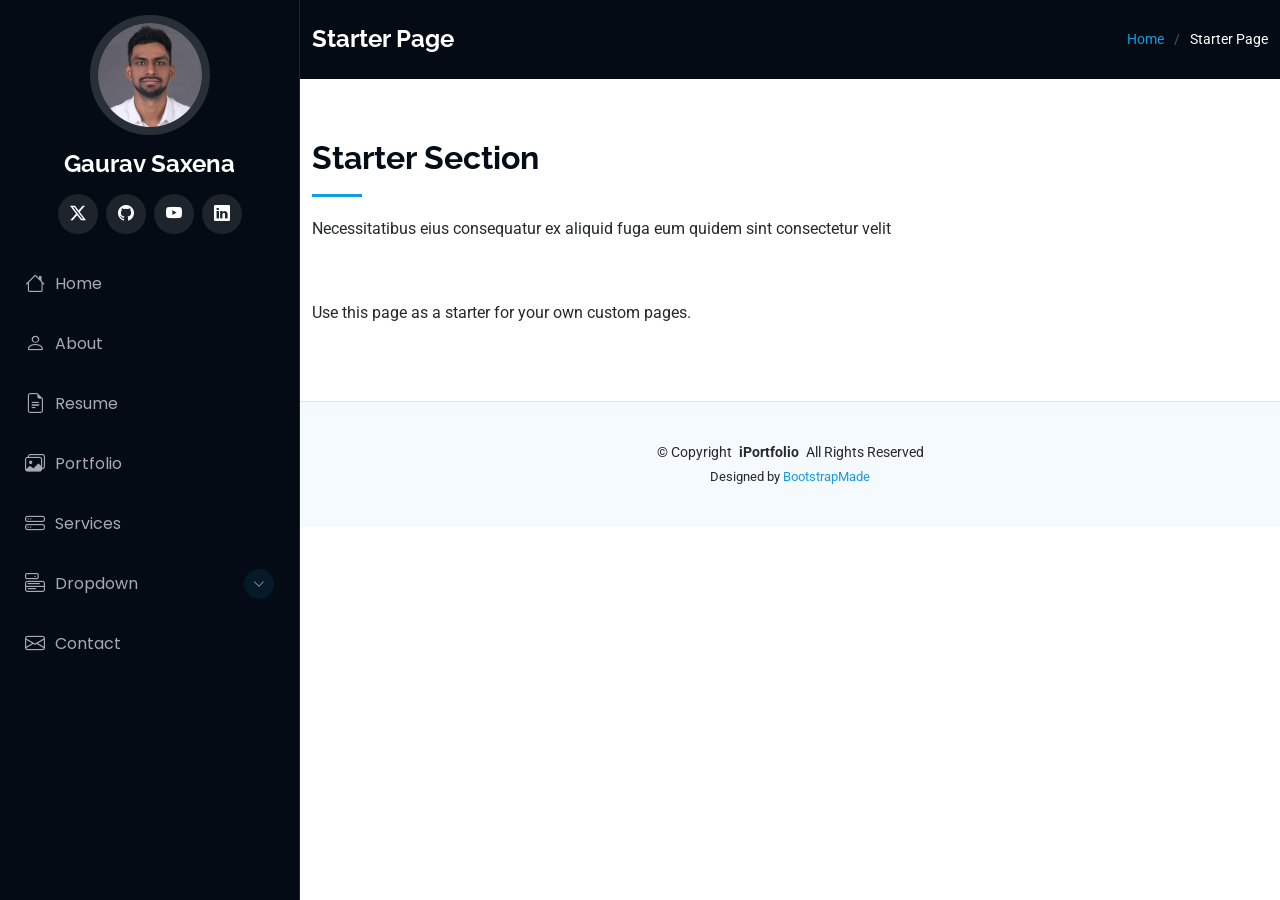
<file: starter-page.html>
<!DOCTYPE html>
<html lang="en">

<head>
  <meta charset="utf-8">
  <meta content="width=device-width, initial-scale=1.0" name="viewport">
  <title>Starter Page - iPortfolio Bootstrap Template</title>
  <meta content="" name="description">
  <meta content="" name="keywords">

  <!-- Favicons -->
  <link href="assets/img/favicon.png" rel="icon">
  <link href="assets/img/apple-touch-icon.png" rel="apple-touch-icon">

  <!-- Fonts -->
  <link href="https://fonts.googleapis.com" rel="preconnect">
  <link href="https://fonts.gstatic.com" rel="preconnect" crossorigin>
  <link
      href="https://fonts.googleapis.com/css2?family=Roboto:ital,wght@0,100;0,300;0,400;0,500;0,700;0,900;1,100;1,300;1,400;1,500;1,700;1,900&family=Poppins:ital,wght@0,100;0,200;0,300;0,400;0,500;0,600;0,700;0,800;0,900;1,100;1,200;1,300;1,400;1,500;1,600;1,700;1,800;1,900&family=Raleway:ital,wght@0,100;0,200;0,300;0,400;0,500;0,600;0,700;0,800;0,900;1,100;1,200;1,300;1,400;1,500;1,600;1,700;1,800;1,900&display=swap"
      rel="stylesheet">

  <!-- Vendor CSS Files -->
  <link href="assets/vendor/bootstrap/css/bootstrap.min.css" rel="stylesheet">
  <link href="assets/vendor/bootstrap-icons/bootstrap-icons.css" rel="stylesheet">
  <link href="assets/vendor/aos/aos.css" rel="stylesheet">
  <link href="assets/vendor/glightbox/css/glightbox.min.css" rel="stylesheet">
  <link href="assets/vendor/swiper/swiper-bundle.min.css" rel="stylesheet">

  <!-- Main CSS File -->
  <link href="assets/css/main.css" rel="stylesheet">

  <!-- =======================================================
  * Template Name: iPortfolio
  * Template URL: https://bootstrapmade.com/iportfolio-bootstrap-portfolio-websites-template/
  * Updated: Jun 29 2024 with Bootstrap v5.3.3
  * Author: BootstrapMade.com
  * License: https://bootstrapmade.com/license/
  ======================================================== -->
</head>

<body class="starter-page-page">

<header id="header" class="header dark-background d-flex flex-column">
  <i class="header-toggle d-xl-none bi bi-list"></i>

  <div class="profile-img">
    <img src="assets/img/my-profile-img.jpg" alt="" class="img-fluid rounded-circle">
  </div>

  <a href="index.html" class="logo d-flex align-items-center justify-content-center">
    <!-- Uncomment the line below if you also wish to use an image logo -->
    <!-- <img src="assets/img/logo.png" alt=""> -->
    <h1 class="sitename">Gaurav Saxena</h1>
  </a>

  <div class="social-links text-center">
    <a href="#" class="twitter"><i class="bi bi-twitter-x"></i></a>
    <a href="https://github.com/gauravworkss" class="github"><i class="bi bi-github"></i></a>
    <a href="https://www.youtube.com/@gauravworks" class="youtube"><i class="bi bi-youtube"></i></a>
    <a href="https://www.linkedin.com/in/sgaurav22/" class="linkedin"><i class="bi bi-linkedin"></i></a>
  </div>

  <nav id="navmenu" class="navmenu">
    <ul>
      <li><a href="#hero"><i class="bi bi-house navicon"></i>Home</a></li>
      <li><a href="#about"><i class="bi bi-person navicon"></i> About</a></li>
      <li><a href="#resume"><i class="bi bi-file-earmark-text navicon"></i> Resume</a></li>
      <li><a href="#portfolio"><i class="bi bi-images navicon"></i> Portfolio</a></li>
      <li><a href="#services"><i class="bi bi-hdd-stack navicon"></i> Services</a></li>
      <li class="dropdown"><a href="#"><i class="bi bi-menu-button navicon"></i> <span>Dropdown</span> <i
          class="bi bi-chevron-down toggle-dropdown"></i></a>
        <ul>
          <li><a href="#">Dropdown 1</a></li>
          <li class="dropdown"><a href="#"><span>Deep Dropdown</span> <i class="bi bi-chevron-down toggle-dropdown"></i></a>
            <ul>
              <li><a href="#">Deep Dropdown 1</a></li>
              <li><a href="#">Deep Dropdown 2</a></li>
              <li><a href="#">Deep Dropdown 3</a></li>
              <li><a href="#">Deep Dropdown 4</a></li>
              <li><a href="#">Deep Dropdown 5</a></li>
            </ul>
          </li>
          <li><a href="#">Dropdown 2</a></li>
          <li><a href="#">Dropdown 3</a></li>
          <li><a href="#">Dropdown 4</a></li>
        </ul>
      </li>
      <li><a href="#contact"><i class="bi bi-envelope navicon"></i> Contact</a></li>
    </ul>
  </nav>

</header>

<main class="main">

  <!-- Page Title -->
  <div class="page-title dark-background">
    <div class="container d-lg-flex justify-content-between align-items-center">
      <h1 class="mb-2 mb-lg-0">Starter Page</h1>
      <nav class="breadcrumbs">
        <ol>
          <li><a href="index.html">Home</a></li>
          <li class="current">Starter Page</li>
        </ol>
      </nav>
    </div>
  </div><!-- End Page Title -->

  <!-- Starter Section Section -->
  <section id="starter-section" class="starter-section section">

    <!-- Section Title -->
    <div class="container section-title" data-aos="fade-up">
      <h2>Starter Section</h2>
      <p>Necessitatibus eius consequatur ex aliquid fuga eum quidem sint consectetur velit</p>
    </div><!-- End Section Title -->

    <div class="container" data-aos="fade-up">
      <p>Use this page as a starter for your own custom pages.</p>
    </div>

  </section><!-- /Starter Section Section -->

</main>

<footer id="footer" class="footer position-relative light-background">

  <div class="container">
    <div class="copyright text-center ">
      <p>© <span>Copyright</span> <strong class="px-1 sitename">iPortfolio</strong> <span>All Rights Reserved</span></p>
    </div>
    <div class="credits">
      <!-- All the links in the footer should remain intact. -->
      <!-- You can delete the links only if you've purchased the pro version. -->
      <!-- Licensing information: https://bootstrapmade.com/license/ -->
      <!-- Purchase the pro version with working PHP/AJAX contact form: [buy-url] -->
      Designed by <a href="https://bootstrapmade.com/">BootstrapMade</a>
    </div>
  </div>

</footer>

<!-- Scroll Top -->
<a href="#" id="scroll-top" class="scroll-top d-flex align-items-center justify-content-center"><i
    class="bi bi-arrow-up-short"></i></a>

<!-- Preloader -->
<div id="preloader"></div>

<!-- Vendor JS Files -->
<script src="assets/vendor/bootstrap/js/bootstrap.bundle.min.js"></script>
<script src="assets/vendor/php-email-form/validate.js"></script>
<script src="assets/vendor/aos/aos.js"></script>
<script src="assets/vendor/typed.js/typed.umd.js"></script>
<script src="assets/vendor/purecounter/purecounter_vanilla.js"></script>
<script src="assets/vendor/waypoints/noframework.waypoints.js"></script>
<script src="assets/vendor/glightbox/js/glightbox.min.js"></script>
<script src="assets/vendor/imagesloaded/imagesloaded.pkgd.min.js"></script>
<script src="assets/vendor/isotope-layout/isotope.pkgd.min.js"></script>
<script src="assets/vendor/swiper/swiper-bundle.min.js"></script>

<!-- Main JS File -->
<script src="assets/js/main.js"></script>

</body>

</html>
</file>
<file: assets/css/main.css>
/**
* Template Name: iPortfolio
* Template URL: https://bootstrapmade.com/iportfolio-bootstrap-portfolio-websites-template/
* Updated: Jun 29 2024 with Bootstrap v5.3.3
* Author: BootstrapMade.com
* License: https://bootstrapmade.com/license/
*/

/*--------------------------------------------------------------
# Font & Color Variables
# Help: https://bootstrapmade.com/color-system/
--------------------------------------------------------------*/
/* Fonts */
:root {
  --default-font: "Roboto",  system-ui, -apple-system, "Segoe UI", Roboto, "Helvetica Neue", Arial, "Noto Sans", "Liberation Sans", sans-serif, "Apple Color Emoji", "Segoe UI Emoji", "Segoe UI Symbol", "Noto Color Emoji";
  --heading-font: "Raleway",  sans-serif;
  --nav-font: "Poppins",  sans-serif;
}

/* Global Colors - The following color variables are used throughout the website. Updating them here will change the color scheme of the entire website */
:root { 
  --background-color: #ffffff; /* Background color for the entire website, including individual sections */
  --default-color: #272829; /* Default color used for the majority of the text content across the entire website */
  --heading-color: #050d18; /* Color for headings, subheadings and title throughout the website */
  --accent-color: #149ddd; /* Accent color that represents your brand on the website. It's used for buttons, links, and other elements that need to stand out */
  --surface-color: #ffffff; /* The surface color is used as a background of boxed elements within sections, such as cards, icon boxes, or other elements that require a visual separation from the global background. */
  --contrast-color: #ffffff; /* Contrast color for text, ensuring readability against backgrounds of accent, heading, or default colors. */
}

body.theme-dark {
  --background-color: #0f172a;
  --default-color: #d1d5db;
  --heading-color: #f8fafc;
  --accent-color: #38bdf8;
  --surface-color: #111827;
  --contrast-color: #ffffff;
}

/* Nav Menu Colors - The following color variables are used specifically for the navigation menu. They are separate from the global colors to allow for more customization options */
:root {
  --nav-color: #a8a9b4;  /* The default color of the main navmenu links */
  --nav-hover-color: #ffffff; /* Applied to main navmenu links when they are hovered over or active */
  --nav-mobile-background-color: #040b14; /* Used as the background color for mobile navigation menu */
  --nav-dropdown-background-color: #040b14; /* Used as the background color for dropdown items that appear when hovering over primary navigation items */
  --nav-dropdown-color: #a8a9b4; /* Used for navigation links of the dropdown items in the navigation menu. */
  --nav-dropdown-hover-color: #ffffff; /* Similar to --nav-hover-color, this color is applied to dropdown navigation links when they are hovered over. */
}

/* Color Presets - These classes override global colors when applied to any section or element, providing reuse of the sam color scheme. */

.light-background {
  --background-color: #f4fafd;
  --surface-color: #ffffff;
}

body.theme-dark .light-background {
  --background-color: #111827;
  --surface-color: #0b1220;
}

.dark-background {
  --background-color: #040b14;
  --default-color: #ffffff;
  --heading-color: #ffffff;
  --surface-color: #151f2b;
  --contrast-color: #ffffff;
}

body.theme-dark .dark-background {
  --background-color: #020617;
  --surface-color: #0f172a;
}

/* Smooth scroll */
:root {
  scroll-behavior: smooth;
}

/*--------------------------------------------------------------
# General Styling & Shared Classes
--------------------------------------------------------------*/
body {
  color: var(--default-color);
  background-color: var(--background-color);
  font-family: var(--default-font);
}

a {
  color: var(--accent-color);
  text-decoration: none;
  transition: 0.3s;
}

a:hover {
  color: color-mix(in srgb, var(--accent-color), transparent 25%);
  text-decoration: none;
}

h1,
h2,
h3,
h4,
h5,
h6 {
  color: var(--heading-color);
  font-family: var(--heading-font);
}

/* PHP Email Form Messages
------------------------------*/
.php-email-form .error-message {
  display: none;
  background: #df1529;
  color: #ffffff;
  text-align: left;
  padding: 15px;
  margin-bottom: 24px;
  font-weight: 600;
}

.php-email-form .sent-message {
  display: none;
  color: #ffffff;
  background: #059652;
  text-align: center;
  padding: 15px;
  margin-bottom: 24px;
  font-weight: 600;
}

.php-email-form .loading {
  display: none;
  background: var(--surface-color);
  text-align: center;
  padding: 15px;
  margin-bottom: 24px;
}

.php-email-form .loading:before {
  content: "";
  display: inline-block;
  border-radius: 50%;
  width: 24px;
  height: 24px;
  margin: 0 10px -6px 0;
  border: 3px solid var(--accent-color);
  border-top-color: var(--surface-color);
  animation: php-email-form-loading 1s linear infinite;
}

@keyframes php-email-form-loading {
  0% {
    transform: rotate(0deg);
  }

  100% {
    transform: rotate(360deg);
  }
}

/*--------------------------------------------------------------
# Global Header
--------------------------------------------------------------*/
.header {
  color: var(--default-color);
  background-color: var(--background-color);
  position: fixed;
  top: 0;
  left: 0;
  bottom: 0;
  padding: 0 15px;
  width: 300px;
  transition: all ease-in-out 0.3s;
  overflow-y: auto;
  z-index: 997;
  border-right: 1px solid color-mix(in srgb, var(--default-color), transparent 90%);
}

.header .profile-img img {
  margin: 15px auto;
  display: block;
  width: 120px;
  border: 8px solid color-mix(in srgb, var(--default-color), transparent 85%);
}

.header .logo {
  line-height: 1;
  margin-bottom: 15px;
}

.header .logo img {
  max-height: 32px;
  margin-right: 8px;
}

.header .logo h1 {
  font-size: 24px;
  margin: 0;
  font-weight: 700;
  color: var(--heading-color);
}

.header .social-links {
  margin: 0 0 20px 0;
}

.header .social-links a {
  font-size: 16px;
  display: inline-flex;
  align-items: center;
  justify-content: center;
  background: color-mix(in srgb, var(--default-color), transparent 90%);
  color: var(--default-color);
  margin: 0 2px;
  border-radius: 50%;
  text-align: center;
  width: 40px;
  height: 40px;
  transition: 0.3s;
}

.header .social-links a:hover {
  color: var(--contrast-color);
  background: var(--accent-color);
}

@media (min-width: 1200px) {

  .header~main,
  .header~#footer {
    margin-left: 300px;
  }

  body.desktop-nav-collapsed .header {
    left: -300px;
  }

  body.desktop-nav-collapsed .header~main,
  body.desktop-nav-collapsed .header~#footer {
    margin-left: 0;
  }
}

@media (max-width: 1199px) {
  .header {
    left: -100%;
  }
}

.header.header-show {
  left: 0;
}

.header .header-toggle {
  color: var(--contrast-color);
  background-color: var(--accent-color);
  font-size: 22px;
  display: flex;
  align-items: center;
  justify-content: center;
  width: 40px;
  height: 40px;
  border-radius: 50%;
  cursor: pointer;
  position: fixed;
  top: 15px;
  right: 15px;
  z-index: 9999;
  transition: background-color 0.3s;
}

.header .header-toggle:hover {
  color: var(--contrast-color);
  background-color: color-mix(in srgb, var(--accent-color) 90%, white 15%);
}

.desktop-nav-toggle {
  color: var(--contrast-color);
  background-color: var(--accent-color);
  border: none;
  font-size: 20px;
  display: none;
  align-items: center;
  justify-content: center;
  width: 42px;
  height: 42px;
  border-radius: 50%;
  cursor: pointer;
  position: fixed;
  top: 15px;
  left: 15px;
  z-index: 9998;
  transition: background-color 0.3s;
}

.desktop-nav-toggle:hover {
  background-color: color-mix(in srgb, var(--accent-color) 90%, white 15%);
}

.theme-toggle {
  color: var(--contrast-color);
  background-color: var(--accent-color);
  border: none;
  font-size: 20px;
  display: inline-flex;
  align-items: center;
  justify-content: center;
  width: 42px;
  height: 42px;
  border-radius: 50%;
  cursor: pointer;
  position: fixed;
  top: 15px;
  right: 15px;
  z-index: 9998;
  transition: background-color 0.3s;
}

.theme-toggle:hover {
  background-color: color-mix(in srgb, var(--accent-color) 90%, white 15%);
}

@media (min-width: 1200px) {
  .desktop-nav-toggle {
    display: inline-flex;
  }
}

@media (max-width: 1199px) {
  .desktop-nav-toggle {
    display: none;
  }

  .theme-toggle {
    top: 65px;
  }
}

/*--------------------------------------------------------------
# Navigation Menu
--------------------------------------------------------------*/
.mobile-nav-toggle {
  display: none;
}

.navmenu {
  padding: 0;
  z-index: 9997;
}

.navmenu ul {
  list-style: none;
  padding: 0 0 20px 0;
  margin: 0;
}

.navmenu a,
.navmenu a:focus {
  color: var(--nav-color);
  padding: 15px 10px;
  font-family: var(--nav-font);
  font-size: 16px;
  font-weight: 400;
  display: flex;
  align-items: center;
  white-space: nowrap;
  transition: 0.3s;
  width: 100%;
}

.navmenu a .navicon,
.navmenu a:focus .navicon {
  font-size: 20px;
  margin-right: 10px;
}

.navmenu a .toggle-dropdown,
.navmenu a:focus .toggle-dropdown {
  font-size: 12px;
  line-height: 0;
  margin-left: auto;
  width: 30px;
  height: 30px;
  display: flex;
  align-items: center;
  justify-content: center;
  border-radius: 50%;
  transition: 0.3s;
  flex-shrink: 0;
  background-color: color-mix(in srgb, var(--accent-color), transparent 90%);
}

.navmenu a .toggle-dropdown:hover,
.navmenu a:focus .toggle-dropdown:hover {
  background-color: var(--accent-color);
  color: var(--contrast-color);
}

.navmenu a:hover,
.navmenu .active,
.navmenu .active:focus {
  color: var(--nav-hover-color);
}

.navmenu a:hover .navicon,
.navmenu .active .navicon,
.navmenu .active:focus .navicon {
  color: var(--accent-color);
}

.navmenu .active .toggle-dropdown,
.navmenu .active:focus .toggle-dropdown {
  background-color: var(--accent-color);
  color: var(--contrast-color);
  transform: rotate(180deg);
}

.navmenu .dropdown {
  display: block;
}

.navmenu .dropdown a,
.navmenu .dropdown a:focus {
  color: --nav-dropdown-color;
}

.navmenu .dropdown a:hover,
.navmenu .dropdown .active,
.navmenu .dropdown .active:focus {
  color: var(--nav-dropdown-hover-color);
}

.navmenu .dropdown ul {
  position: static;
  display: none;
  z-index: 99;
  padding: 5px 10px;
  margin: 5px 10px;
  background-color: var(--nav-dropdown-background-color);
  border: 1px solid color-mix(in srgb, var(--default-color), transparent 90%);
  box-shadow: none;
  transition: all 0.5s ease-in-out;
}

.navmenu .dropdown ul ul {
  background-color: rgba(33, 37, 41, 0.1);
}

.navmenu .dropdown>.dropdown-active {
  display: block;
  background-color: rgba(33, 37, 41, 0.03);
}

/*--------------------------------------------------------------
# Global Footer
--------------------------------------------------------------*/
.footer {
  color: var(--default-color);
  background-color: var(--background-color);
  font-size: 14px;
  padding: 40px 0;
  position: relative;
  border-top: 1px solid color-mix(in srgb, var(--default-color), transparent 90%);
}

.footer .copyright p {
  margin-bottom: 0;
}

.footer .credits {
  margin-top: 4px;
  font-size: 13px;
  text-align: center;
}

/*--------------------------------------------------------------
# Preloader
--------------------------------------------------------------*/
#preloader {
  position: fixed;
  inset: 0;
  z-index: 999999;
  overflow: hidden;
  background: var(--background-color);
  transition: all 0.6s ease-out;
}

#preloader:before {
  content: "";
  position: fixed;
  top: calc(50% - 30px);
  left: calc(50% - 30px);
  border: 6px solid #ffffff;
  border-color: var(--accent-color) transparent var(--accent-color) transparent;
  border-radius: 50%;
  width: 60px;
  height: 60px;
  animation: animate-preloader 1.5s linear infinite;
}

@keyframes animate-preloader {
  0% {
    transform: rotate(0deg);
  }

  100% {
    transform: rotate(360deg);
  }
}

/*--------------------------------------------------------------
# Scroll Top Button
--------------------------------------------------------------*/
.scroll-top {
  position: fixed;
  visibility: hidden;
  opacity: 0;
  right: 15px;
  bottom: -15px;
  z-index: 99999;
  background-color: var(--accent-color);
  width: 44px;
  height: 44px;
  border-radius: 50px;
  transition: all 0.4s;
}

.scroll-top i {
  font-size: 24px;
  color: var(--contrast-color);
  line-height: 0;
}

.scroll-top:hover {
  background-color: color-mix(in srgb, var(--accent-color), transparent 20%);
  color: var(--contrast-color);
}

.scroll-top.active {
  visibility: visible;
  opacity: 1;
  bottom: 15px;
}

/*--------------------------------------------------------------
# Disable aos animation delay on mobile devices
--------------------------------------------------------------*/
@media screen and (max-width: 768px) {
  [data-aos-delay] {
    transition-delay: 0 !important;
  }
}

/*--------------------------------------------------------------
# Global Page Titles & Breadcrumbs
--------------------------------------------------------------*/
.page-title {
  color: var(--default-color);
  background-color: var(--background-color);
  padding: 25px 0;
  position: relative;
}

.page-title h1 {
  font-size: 24px;
  font-weight: 700;
}

.page-title .breadcrumbs ol {
  display: flex;
  flex-wrap: wrap;
  list-style: none;
  padding: 0;
  margin: 0;
  font-size: 14px;
  font-weight: 400;
}

.page-title .breadcrumbs ol li+li {
  padding-left: 10px;
}

.page-title .breadcrumbs ol li+li::before {
  content: "/";
  display: inline-block;
  padding-right: 10px;
  color: color-mix(in srgb, var(--default-color), transparent 70%);
}

/*--------------------------------------------------------------
# Global Sections
--------------------------------------------------------------*/
section,
.section {
  color: var(--default-color);
  background-color: var(--background-color);
  padding: 60px 0;
  overflow: clip;
}

/*--------------------------------------------------------------
# Global Section Titles
--------------------------------------------------------------*/
.section-title {
  padding-bottom: 60px;
  position: relative;
}

.section-title h2 {
  font-size: 32px;
  font-weight: 700;
  margin-bottom: 20px;
  padding-bottom: 20px;
  position: relative;
}

.section-title h2:after {
  content: "";
  position: absolute;
  display: block;
  width: 50px;
  height: 3px;
  background: var(--accent-color);
  left: 0;
  bottom: 0;
}

.section-title p {
  margin-bottom: 0;
}

/*--------------------------------------------------------------
# Hero Section
--------------------------------------------------------------*/
.hero {
  width: 100%;
  min-height: 100vh;
  position: relative;
  padding: 80px 0;
  display: flex;
  align-items: center;
  justify-content: center;
}

.hero img {
  position: absolute;
  inset: 0;
  display: block;
  width: 100%;
  height: 100%;
  object-fit: cover;
  z-index: 1;
}

.hero:before {
  content: "";
  background: color-mix(in srgb, var(--background-color), transparent 70%);
  position: absolute;
  inset: 0;
  z-index: 2;
}

.hero .container {
  position: relative;
  z-index: 3;
}

.hero h2 {
  margin: 0;
  font-size: 54px;
  font-weight: 700;
  letter-spacing: 0.5px;
}

.hero p {
  margin: 10px 0 0 0;
  font-size: 21px;
  max-width: 980px;
}

.hero p span {
  letter-spacing: 1px;
  border-bottom: 2px solid var(--accent-color);
}

.hero .hero-role {
  font-size: 22px;
  font-weight: 500;
  color: color-mix(in srgb, var(--default-color), transparent 10%);
}

.hero .hero-cta {
  display: flex;
  gap: 12px;
  margin-top: 24px;
  flex-wrap: wrap;
}

.hero .hero-cta .btn {
  border-radius: 8px;
  padding: 10px 18px;
  font-weight: 600;
}

.hero .social-links {
  margin-top: 25px;
}

.hero .social-links a {
  font-size: 24px;
  display: inline-block;
  color: color-mix(in srgb, var(--default-color), transparent 50%);
  line-height: 1;
  margin-right: 20px;
  transition: 0.3s;
}

.hero .social-links a:hover {
  color: var(--accent-color);
}

@media (max-width: 768px) {
  .hero h2 {
    font-size: 36px;
  }

  .hero p {
    font-size: 18px;
  }
}

/*--------------------------------------------------------------
# About Section
--------------------------------------------------------------*/
.about .content h2 {
  font-weight: 700;
  font-size: 24px;
}

.about .content ul {
  list-style: none;
  padding: 0;
}

.about .content ul li {
  margin-bottom: 20px;
  display: flex;
  align-items: center;
}

.about .content ul strong {
  margin-right: 10px;
}

.about .content ul i {
  font-size: 16px;
  margin-right: 5px;
  color: var(--accent-color);
  line-height: 0;
}

/*--------------------------------------------------------------
# Stats Section
--------------------------------------------------------------*/
.stats .stats-item {
  padding: 30px;
  width: 100%;
}

.stats .stats-item.professional-card {
  background: var(--surface-color);
  border: 1px solid color-mix(in srgb, var(--default-color), transparent 88%);
  border-radius: 14px;
  box-shadow: 0 8px 24px rgba(0, 0, 0, 0.05);
  transition: transform 0.25s ease, box-shadow 0.25s ease;
}

.stats .stats-item.professional-card:hover {
  transform: translateY(-3px);
  box-shadow: 0 12px 30px rgba(0, 0, 0, 0.08);
}

.stats .stats-item i {
  color: var(--accent-color);
  display: block;
  font-size: 44px;
  float: left;
  line-height: 0;
}

.stats .stats-item .purecounter {
  color: var(--heading-color);
  font-size: 48px;
  line-height: 40px;
  display: block;
  font-weight: 700;
  margin-left: 60px;
}

.stats .stats-item p {
  color: color-mix(in srgb, var(--default-color), transparent 40%);
  padding: 15px 0 0 0;
  margin: 0 0 0 60px;
  font-family: var(--heading-font);
  font-size: 14px;
}

/*--------------------------------------------------------------
# Skills Section
--------------------------------------------------------------*/
.skills .progress {
  height: 60px;
  display: block;
  background: none;
  border-radius: 0;
}

.skills h3 {
  margin-bottom: 18px;
  font-size: 24px;
  font-weight: 700;
}

.skills .skills-content {
  background: var(--surface-color);
  border: 1px solid color-mix(in srgb, var(--default-color), transparent 90%);
  border-radius: 14px;
  padding: 20px;
}

.skills .progress .skill {
  color: var(--heading-color);
  padding: 0;
  margin: 0 0 6px 0;
  text-transform: uppercase;
  display: block;
  font-weight: 600;
  font-family: var(--heading-font);
}

.skills .progress .skill .val {
  float: right;
  font-style: normal;
}

.skills .progress-bar-wrap {
  background: color-mix(in srgb, var(--default-color), transparent 90%);
  height: 10px;
}

.skills .progress-bar {
  width: 1px;
  height: 10px;
  transition: 0.9s;
  background-color: var(--accent-color);
}

/*--------------------------------------------------------------
# Resume Section
--------------------------------------------------------------*/
.resume .resume-title {
  color: var(--heading-color);
  font-size: 26px;
  font-weight: 700;
  margin-top: 20px;
  margin-bottom: 20px;
}

.resume .resume-item {
  padding: 0 0 20px 20px;
  margin-top: -2px;
  border-left: 2px solid var(--accent-color);
  position: relative;
}

.resume .resume-item h4 {
  line-height: 18px;
  font-size: 18px;
  font-weight: 600;
  text-transform: uppercase;
  color: color-mix(in srgb, var(--default-color), transparent 20%);
  margin-bottom: 10px;
}

.resume .resume-item h5 {
  font-size: 16px;
  padding: 5px 15px;
  display: inline-block;
  font-weight: 600;
  margin-bottom: 10px;
  border-radius: 20px;
  background: color-mix(in srgb, var(--accent-color), white 90%);
  color: color-mix(in srgb, var(--accent-color), black 35%);
}

.resume .resume-item ul {
  padding-left: 20px;
}

.resume .resume-item ul li {
  padding-bottom: 10px;
}

.resume .resume-item:last-child {
  padding-bottom: 0;
}

.resume .resume-item::before {
  content: "";
  position: absolute;
  width: 16px;
  height: 16px;
  border-radius: 50px;
  left: -9px;
  top: 0;
  background: var(--background-color);
  border: 2px solid var(--accent-color);
}

.blog-card {
  background: var(--surface-color);
  border: 1px solid color-mix(in srgb, var(--default-color), transparent 88%);
  border-radius: 14px;
  padding: 24px;
  box-shadow: 0 8px 22px rgba(0, 0, 0, 0.05);
}

.blog-card-header {
  display: flex;
  align-items: center;
  justify-content: space-between;
  gap: 12px;
  margin-bottom: 12px;
}

.blog-card h4 {
  margin: 0;
  font-size: 20px;
}

.blog-status {
  display: inline-flex;
  align-items: center;
  font-size: 12px;
  font-weight: 700;
  letter-spacing: 0.3px;
  text-transform: uppercase;
  padding: 5px 10px;
  border-radius: 999px;
  background: color-mix(in srgb, var(--accent-color), white 86%);
  color: color-mix(in srgb, var(--accent-color), black 30%);
}

.blog-card ul {
  margin-bottom: 0;
  padding-left: 20px;
}

.blog-card ul li {
  margin-bottom: 10px;
}

.blog-note {
  margin: 16px 0 0 0;
  font-size: 14px;
  color: color-mix(in srgb, var(--default-color), transparent 25%);
}

.blog-article-page {
  padding-top: 20px;
}

.blog-article {
  background: var(--surface-color);
  border: 1px solid color-mix(in srgb, var(--default-color), transparent 88%);
  border-radius: 16px;
  padding: 34px;
  box-shadow: 0 12px 28px rgba(0, 0, 0, 0.06);
}

.blog-article h1 {
  font-size: 38px;
  line-height: 1.25;
  margin-bottom: 20px;
}

.blog-article h3 {
  font-size: 24px;
  margin-top: 28px;
  margin-bottom: 12px;
}

.blog-article p {
  font-size: 17px;
  line-height: 1.8;
  margin-bottom: 14px;
  color: color-mix(in srgb, var(--default-color), transparent 8%);
}

.blog-article pre {
  background: #0f172a;
  color: #e2e8f0;
  border-radius: 10px;
  padding: 16px;
  overflow-x: auto;
  margin: 14px 0 20px 0;
}

.blog-article pre code {
  font-size: 14px;
  line-height: 1.55;
  color: inherit;
}

.blog-meta {
  display: flex;
  flex-wrap: wrap;
  gap: 16px;
  margin-bottom: 14px;
  font-size: 14px;
  color: color-mix(in srgb, var(--default-color), transparent 32%);
}

.blog-meta i {
  margin-right: 5px;
}

@media (max-width: 767px) {
  .blog-article {
    padding: 22px;
  }

  .blog-article h1 {
    font-size: 30px;
  }
}

.contact-summary h3 {
  margin-bottom: 12px;
  font-size: 24px;
}

.contact-summary ul {
  margin: 0;
  padding-left: 20px;
}

.contact-summary ul li {
  margin-bottom: 8px;
}

/*--------------------------------------------------------------
# Portfolio Section
--------------------------------------------------------------*/
.portfolio .portfolio-filters {
  padding: 0;
  margin: 0 auto 20px auto;
  list-style: none;
  text-align: center;
}

.portfolio .portfolio-filters li {
  cursor: pointer;
  display: inline-block;
  padding: 0;
  font-size: 14px;
  font-weight: 400;
  margin: 0 10px;
  line-height: 1;
  text-transform: uppercase;
  margin-bottom: 10px;
  transition: all 0.3s ease-in-out;
}

.portfolio .portfolio-filters li:hover,
.portfolio .portfolio-filters li.filter-active {
  color: var(--accent-color);
}

.portfolio .portfolio-filters li:first-child {
  margin-left: 0;
}

.portfolio .portfolio-filters li:last-child {
  margin-right: 0;
}

@media (max-width: 575px) {
  .portfolio .portfolio-filters li {
    font-size: 14px;
    margin: 0 5px;
  }
}

.portfolio .portfolio-content {
  position: relative;
  overflow: hidden;
}

.portfolio .portfolio-content img {
  transition: 0.3s;
}

.portfolio .portfolio-content .portfolio-info {
  opacity: 0;
  position: absolute;
  inset: 0;
  z-index: 3;
  transition: all ease-in-out 0.3s;
  background: rgba(0, 0, 0, 0.6);
  padding: 15px;
}

.portfolio .portfolio-content .portfolio-info h4 {
  font-size: 14px;
  padding: 5px 10px;
  font-weight: 400;
  color: #ffffff;
  display: inline-block;
  background-color: var(--accent-color);
}

.portfolio .portfolio-content .portfolio-info p {
  position: absolute;
  bottom: 10px;
  text-align: center;
  display: inline-block;
  left: 0;
  right: 0;
  font-size: 16px;
  font-weight: 600;
  color: rgba(255, 255, 255, 0.8);
}

.portfolio .portfolio-content .portfolio-info .preview-link,
.portfolio .portfolio-content .portfolio-info .details-link {
  position: absolute;
  left: calc(50% - 40px);
  font-size: 26px;
  top: calc(50% - 14px);
  color: #fff;
  transition: 0.3s;
  line-height: 1.2;
}

.portfolio .portfolio-content .portfolio-info .preview-link:hover,
.portfolio .portfolio-content .portfolio-info .details-link:hover {
  color: var(--accent-color);
}

.portfolio .portfolio-content .portfolio-info .details-link {
  left: 50%;
  font-size: 34px;
  line-height: 0;
}

.portfolio .portfolio-content:hover .portfolio-info {
  opacity: 1;
}

.portfolio .portfolio-content:hover img {
  transform: scale(1.1);
}

/*--------------------------------------------------------------
# Services Section
--------------------------------------------------------------*/
.services .service-item {
  position: relative;
}

.services .service-item .icon {
  background: var(--accent-color);
  display: flex;
  align-items: center;
  justify-content: center;
  width: 54px;
  height: 54px;
  border-radius: 50%;
  transition: 0.5s;
  border: 1px solid var(--accent-color);
  margin-right: 20px;
}

.services .service-item .icon i {
  color: var(--contrast-color);
  font-size: 24px;
  line-height: 0;
}

.services .service-item:hover .icon {
  background: var(--surface-color);
}

.services .service-item:hover .icon i {
  color: var(--accent-color);
}

.services .service-item .title {
  font-weight: 700;
  margin-bottom: 15px;
  font-size: 18px;
}

.services .service-item .title a {
  color: var(--heading-color);
}

.services .service-item .title a:hover {
  color: var(--accent-color);
}

.services .service-item .description {
  line-height: 24px;
  font-size: 14px;
}

/*--------------------------------------------------------------
# Testimonials Section
--------------------------------------------------------------*/
.testimonials .testimonials-carousel,
.testimonials .testimonials-slider {
  overflow: hidden;
}

.testimonials .testimonial-item {
  box-sizing: content-box;
  text-align: center;
  min-height: 320px;
}

.testimonials .testimonial-item .testimonial-img {
  width: 90px;
  border-radius: 50%;
  margin: 0 auto;
}

.testimonials .testimonial-item h3 {
  font-size: 18px;
  font-weight: bold;
  margin: 10px 0 5px 0;
}

.testimonials .testimonial-item h4 {
  font-size: 14px;
  color: color-mix(in srgb, var(--default-color), transparent 20%);
  margin: 0;
}

.testimonials .testimonial-item .quote-icon-left,
.testimonials .testimonial-item .quote-icon-right {
  color: color-mix(in srgb, var(--accent-color), transparent 40%);
  font-size: 26px;
  line-height: 0;
}

.testimonials .testimonial-item .quote-icon-left {
  display: inline-block;
  left: -5px;
  position: relative;
}

.testimonials .testimonial-item .quote-icon-right {
  display: inline-block;
  right: -5px;
  position: relative;
  top: 10px;
  transform: scale(-1, -1);
}

.testimonials .testimonial-item p {
  font-style: italic;
  margin: 0 15px 15px 15px;
  padding: 20px;
  background-color: var(--surface-color);
  position: relative;
  margin-bottom: 35px;
  border-radius: 6px;
  box-shadow: 0px 2px 15px rgba(0, 0, 0, 0.1);
}

.testimonials .testimonial-item p::after {
  content: "";
  width: 0;
  height: 0;
  border-top: 20px solid var(--surface-color);
  border-right: 20px solid transparent;
  border-left: 20px solid transparent;
  position: absolute;
  bottom: -20px;
  left: calc(50% - 20px);
}

.testimonials .swiper-wrapper {
  height: auto;
}

.testimonials .swiper-pagination {
  margin-top: 40px;
  position: relative;
}

.testimonials .swiper-pagination .swiper-pagination-bullet {
  width: 12px;
  height: 12px;
  background-color: var(--background-color);
  opacity: 1;
  border: 1px solid var(--accent-color);
}

.testimonials .swiper-pagination .swiper-pagination-bullet-active {
  background-color: var(--accent-color);
}

/*--------------------------------------------------------------
# Contact Section
--------------------------------------------------------------*/
.contact .info-wrap {
  background-color: var(--surface-color);
  box-shadow: 0px 0px 20px rgba(0, 0, 0, 0.1);
  padding: 30px;
}

@media (max-width: 575px) {
  .contact .info-wrap {
    padding: 20px;
  }
}

.contact .info-item {
  margin-bottom: 40px;
}

.contact .info-item i {
  font-size: 20px;
  color: var(--accent-color);
  background: color-mix(in srgb, var(--accent-color), transparent 92%);
  width: 44px;
  height: 44px;
  display: flex;
  justify-content: center;
  align-items: center;
  border-radius: 50px;
  transition: all 0.3s ease-in-out;
  margin-right: 15px;
}

.contact .info-item h3 {
  padding: 0;
  font-size: 18px;
  font-weight: 700;
  margin-bottom: 5px;
}

.contact .info-item p {
  padding: 0;
  margin-bottom: 0;
  font-size: 14px;
}

.contact .info-item:hover i {
  background: var(--accent-color);
  color: var(--contrast-color);
}

.contact .php-email-form {
  background-color: var(--surface-color);
  height: 100%;
  padding: 30px;
  box-shadow: 0px 0px 20px rgba(0, 0, 0, 0.1);
}

@media (max-width: 575px) {
  .contact .php-email-form {
    padding: 20px;
  }
}

.contact .php-email-form input[type=text],
.contact .php-email-form input[type=email],
.contact .php-email-form textarea {
  font-size: 14px;
  padding: 10px 15px;
  box-shadow: none;
  border-radius: 0;
  color: var(--default-color);
  background-color: var(--surface-color);
  border-color: color-mix(in srgb, var(--default-color), transparent 80%);
}

.contact .php-email-form input[type=text]:focus,
.contact .php-email-form input[type=email]:focus,
.contact .php-email-form textarea:focus {
  border-color: var(--accent-color);
}

.contact .php-email-form input[type=text]::placeholder,
.contact .php-email-form input[type=email]::placeholder,
.contact .php-email-form textarea::placeholder {
  color: color-mix(in srgb, var(--default-color), transparent 70%);
}

.contact .php-email-form button[type=submit] {
  color: var(--contrast-color);
  background: var(--accent-color);
  border: 0;
  padding: 10px 30px;
  transition: 0.4s;
  border-radius: 50px;
}

.contact .php-email-form button[type=submit]:hover {
  background: color-mix(in srgb, var(--accent-color), transparent 25%);
}

/*--------------------------------------------------------------
# Portfolio Details Section
--------------------------------------------------------------*/
.portfolio-details .portfolio-details-slider img {
  width: 100%;
}

.portfolio-details .portfolio-details-slider .swiper-pagination {
  margin-top: 20px;
  position: relative;
}

.portfolio-details .portfolio-details-slider .swiper-pagination .swiper-pagination-bullet {
  width: 12px;
  height: 12px;
  background-color: color-mix(in srgb, var(--default-color), transparent 85%);
  opacity: 1;
}

.portfolio-details .portfolio-details-slider .swiper-pagination .swiper-pagination-bullet-active {
  background-color: var(--accent-color);
}

.portfolio-details .portfolio-info {
  padding: 30px;
  box-shadow: 0px 0 30px rgba(0, 0, 0, 0.1);
}

.portfolio-details .portfolio-info h3 {
  font-size: 22px;
  font-weight: 700;
  margin-bottom: 20px;
  padding-bottom: 20px;
  border-bottom: 1px solid color-mix(in srgb, var(--default-color), transparent 85%);
}

.portfolio-details .portfolio-info ul {
  list-style: none;
  padding: 0;
  font-size: 15px;
}

.portfolio-details .portfolio-info ul li+li {
  margin-top: 10px;
}

.portfolio-details .portfolio-description {
  padding-top: 30px;
}

.portfolio-details .portfolio-description h2 {
  font-size: 26px;
  font-weight: 700;
  margin-bottom: 20px;
}

.portfolio-details .portfolio-description p {
  padding: 0;
  color: color-mix(in srgb, var(--default-color), transparent 30%);
}

/*--------------------------------------------------------------
# Service Details Section
--------------------------------------------------------------*/
.service-details .services-list {
  padding: 10px 30px;
  border: 1px solid color-mix(in srgb, var(--default-color), transparent 90%);
  margin-bottom: 20px;
}

.service-details .services-list a {
  display: block;
  line-height: 1;
  padding: 8px 0 8px 15px;
  border-left: 3px solid color-mix(in srgb, var(--default-color), transparent 70%);
  margin: 20px 0;
  color: color-mix(in srgb, var(--default-color), transparent 20%);
  transition: 0.3s;
}

.service-details .services-list a.active {
  color: var(--heading-color);
  font-weight: 700;
  border-color: var(--accent-color);
}

.service-details .services-list a:hover {
  border-color: var(--accent-color);
}

.service-details .services-img {
  margin-bottom: 20px;
}

.service-details h3 {
  font-size: 26px;
  font-weight: 700;
}

.service-details h4 {
  font-size: 20px;
  font-weight: 700;
}

.service-details p {
  font-size: 15px;
}

.service-details ul {
  list-style: none;
  padding: 0;
  font-size: 15px;
}

.service-details ul li {
  padding: 5px 0;
  display: flex;
  align-items: center;
}

.service-details ul i {
  font-size: 20px;
  margin-right: 8px;
  color: var(--accent-color);
}

/*--------------------------------------------------------------
# Starter Section Section
--------------------------------------------------------------*/
.starter-section {
  /* Add your styles here */
}
</file>
